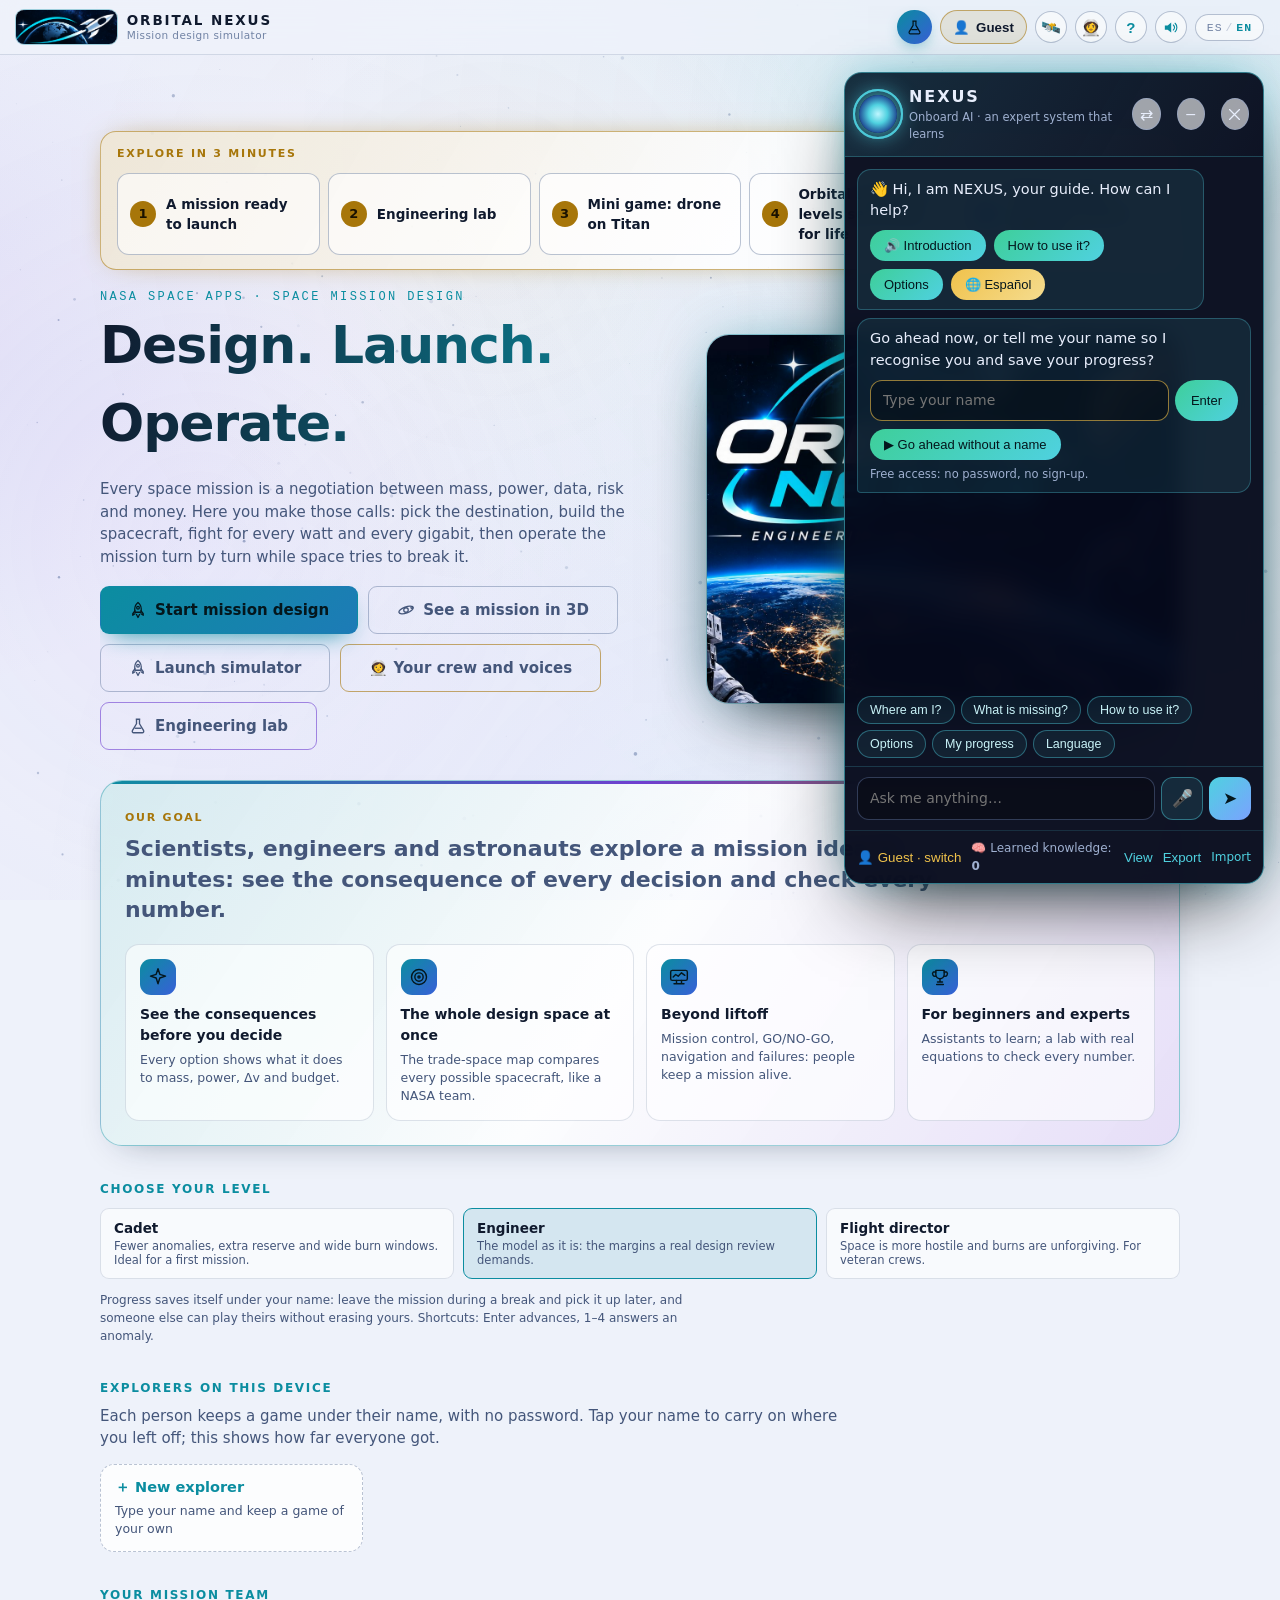
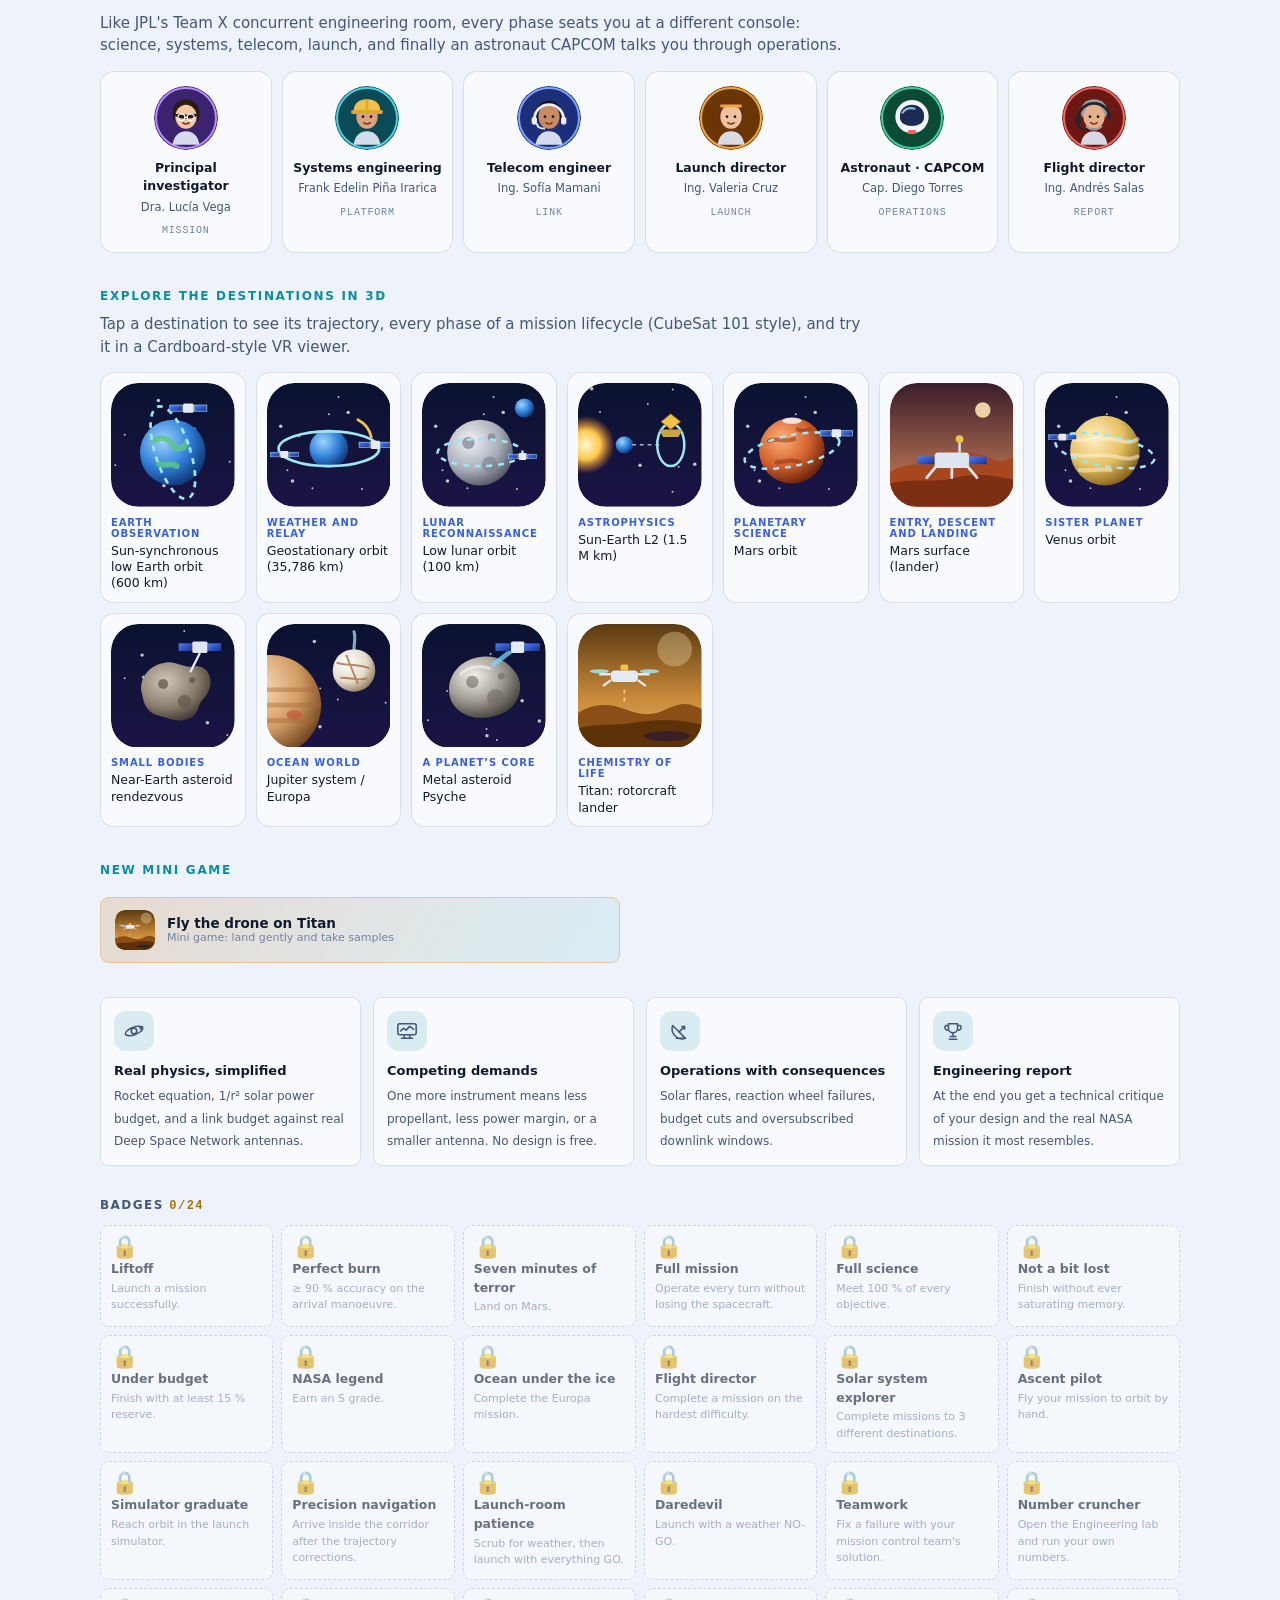
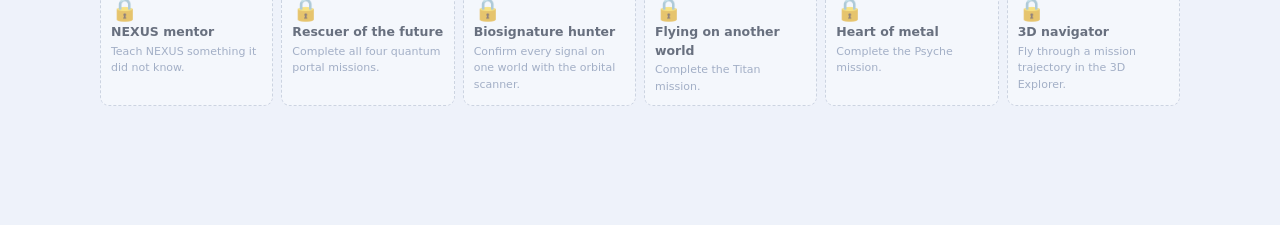
<file: index.html>
<!doctype html>
<html lang="en">
<head>
<meta charset="utf-8">
<meta name="viewport" content="width=device-width, initial-scale=1">
<title>Orbital Nexus</title>
<meta name="description" content="Interactive space mission design simulator: trade mass, power, delta-v, data and budget, then operate your mission turn by turn.">
<link rel="icon" type="image/png" href="assets/img/favicon.png">
<meta property="og:title" content="ORBITAL NEXUS — Engineering Beyond Earth">
<meta property="og:description" content="Design, launch and operate a space mission. NASA Space Apps Challenge project, in English and Spanish.">
<meta property="og:image" content="https://frankdux17.github.io/Proyecto_orbital-nexus/assets/img/og.jpg">
<meta property="og:type" content="website">
<meta name="twitter:card" content="summary_large_image">
<link rel="stylesheet" href="assets/css/style.css">
</head>
<body>

<canvas id="starfield" aria-hidden="true"></canvas>

<header class="topbar">
  <div class="brand" role="link" tabindex="0" title="Home · Inicio">
    <img class="brand-logo" src="assets/img/logo-mark.png" alt="" width="90" height="34">
    <div class="brand-text">
      <strong>ORBITAL NEXUS</strong>
      <span id="brand-sub">Mission design simulator</span>
    </div>
  </div>

  <nav class="stepper" id="stepper" aria-label="Mission phases"></nav>

  <div class="topbar-right">
    <button class="lab-top" id="lab-top" type="button" data-act="lab" title="Engineering lab · Laboratorio de ingeniería">
      <svg viewBox="0 0 24 24" aria-hidden="true"><path d="M9 3h6M10 3v6l-5.5 9.2A2 2 0 0 0 6.2 21h11.6a2 2 0 0 0 1.7-2.8L14 9V3" fill="none" stroke="currentColor" stroke-width="1.7" stroke-linejoin="round"/><path d="M7.5 15h9" stroke="currentColor" stroke-width="1.7"/></svg>
      <span id="lab-top-txt">Lab</span>
    </button>
    <button class="who-btn" id="who-btn" type="button" data-act="who" title="Your name and progress · Tu nombre y tu avance"><span aria-hidden="true">👤</span><b id="who-name">Guest</b></button>
    <button class="icon-btn nx-btn" type="button" data-act="nexus" aria-label="NEXUS" title="Ask NEXUS · Pregunta a NEXUS">🛰️</button>
    <button class="icon-btn crew-btn" type="button" data-act="crew" aria-label="Crew · Tripulación" title="Crew and voices · Tripulación y voces">👩‍🚀</button>
    <button class="icon-btn help-btn" type="button" data-act="tour" aria-label="Help · Ayuda" title="How to play · Cómo se juega">?</button>
    <button class="icon-btn" id="snd-toggle" type="button" aria-label="Sound">
      <svg viewBox="0 0 24 24" aria-hidden="true"><path d="M4 9h4l5-4v14l-5-4H4z" fill="currentColor"/><path class="snd-on" d="M16 8.5a5 5 0 0 1 0 7M18.5 6a8.5 8.5 0 0 1 0 12" fill="none" stroke="currentColor" stroke-width="1.6" stroke-linecap="round"/><path class="snd-off" d="M16 9l5 6M21 9l-5 6" stroke="currentColor" stroke-width="1.6" stroke-linecap="round"/></svg>
    </button>
    <button class="lang-toggle" id="lang-toggle" type="button" aria-label="Change language">
      <span class="lang-opt" data-l="es">ES</span><span class="lang-sep">/</span><span class="lang-opt" data-l="en">EN</span>
    </button>
  </div>
</header>

<div id="hud" class="hud" hidden></div>

<main id="stage" class="stage"></main>

<footer class="navbar" id="navbar" hidden>
  <div class="nav-msgs" id="nav-msgs"></div>
  <div class="nav-btns">
    <button class="btn ghost" id="btn-back" type="button"></button>
    <button class="btn primary" id="btn-next" type="button"></button>
  </div>
</footer>

<div class="modal-back" id="modal-back" hidden>
  <div class="modal" role="dialog" aria-modal="true" id="modal"></div>
</div>

<script src="assets/js/i18n.js"></script>
<script src="assets/js/data.js"></script>
<script src="assets/js/engine.js"></script>
<script src="assets/js/fx.js"></script>
<script src="assets/js/space-bg.js"></script>
<script src="assets/js/viz.js"></script>
<script src="assets/js/art.js"></script>
<script src="assets/js/coach.js"></script>
<script src="assets/js/explorer.js"></script>
<script src="assets/js/ascent.js"></script>
<script src="assets/js/mission.js"></script>
<script src="assets/js/design.js"></script>
<script src="assets/js/lab.js"></script>
<script src="assets/js/help.js"></script>
<script src="assets/js/voice.js"></script>
<script src="assets/js/nexus-ai.js"></script>
<script src="assets/js/titan.js"></script>
<script src="assets/js/scanner.js"></script>
<script src="assets/js/portal.js"></script>
<script src="assets/js/app.js"></script>
</body>
</html>
</file>
<file: assets/css/style.css>
/* ORBITAL NEXUS — mission design simulator
   Palette: deep space navy + instrument cyan, with colour-blind-safe status ramp. */

:root{
  --bg:#070b16;
  --bg-2:#0c1324;
  --panel:rgba(18,27,48,.72);
  --panel-solid:#121b30;
  --panel-2:rgba(12,19,36,.6);
  --line:rgba(120,150,210,.18);
  --line-strong:rgba(120,150,210,.38);
  --txt:#e8eefc;
  --txt-dim:#9fb0d0;
  --txt-faint:#6b7d9e;
  --accent:#4fd1e0;
  --accent-2:#7aa2ff;
  --gold:#f0c24b;
  --ok:#3ecf9a;
  --warn:#f0a93b;
  --bad:#f0655f;
  --sci:#b98cff;
  --radius:14px;
  --radius-sm:9px;
  --shadow:0 18px 44px -24px rgba(0,0,0,.9);
  --mono:ui-monospace,"SF Mono",Menlo,Consolas,monospace;
  --sans:system-ui,-apple-system,"Segoe UI",Roboto,sans-serif;
  color-scheme:dark;
}

:root[data-theme="light"]{
  --bg:#eef2fa;
  --bg-2:#e2e9f6;
  --panel:rgba(255,255,255,.82);
  --panel-solid:#ffffff;
  --panel-2:rgba(255,255,255,.6);
  --line:rgba(30,60,110,.14);
  --line-strong:rgba(30,60,110,.3);
  --txt:#101a2e;
  --txt-dim:#44567a;
  --txt-faint:#7183a4;
  --accent:#0b8da0;
  --accent-2:#3860d8;
  --gold:#a7760a;
  --ok:#0f8f62;
  --warn:#b46a06;
  --bad:#c23a34;
  --sci:#6f3fd0;
  --shadow:0 14px 34px -22px rgba(16,30,60,.45);
  color-scheme:light;
}

@media (prefers-color-scheme: light){
  :root:not([data-theme="dark"]){
  --bg:#eef2fa;
  --bg-2:#e2e9f6;
  --panel:rgba(255,255,255,.82);
  --panel-solid:#ffffff;
  --panel-2:rgba(255,255,255,.6);
  --line:rgba(30,60,110,.14);
  --line-strong:rgba(30,60,110,.3);
  --txt:#101a2e;
  --txt-dim:#44567a;
  --txt-faint:#7183a4;
  --accent:#0b8da0;
  --accent-2:#3860d8;
  --gold:#a7760a;
  --ok:#0f8f62;
  --warn:#b46a06;
  --bad:#c23a34;
  --sci:#6f3fd0;
  --shadow:0 14px 34px -22px rgba(16,30,60,.45);
  color-scheme:light;
  }
}

*{box-sizing:border-box}
/* author display rules (.modal-back, .navbar, .hud) would otherwise beat the hidden attribute */
[hidden]{display:none!important}
html,body{margin:0;padding:0}
body{
  background:var(--bg);
  color:var(--txt);
  font-family:var(--sans);
  font-size:15px;
  line-height:1.5;
  min-height:100vh;
  -webkit-font-smoothing:antialiased;
}
#starfield{position:fixed;inset:0;z-index:0;pointer-events:none;opacity:.9}
:root[data-theme="light"] #starfield{opacity:.8}

/* ---------- top bar ---------- */
.topbar{
  position:sticky;top:0;z-index:20;
  display:flex;align-items:center;gap:18px;
  padding:10px 16px;
  background:color-mix(in srgb,var(--bg) 82%, transparent);
  backdrop-filter:blur(14px);
  border-bottom:1px solid var(--line);
  flex-wrap:wrap;
}
.brand{display:flex;align-items:center;gap:10px;color:var(--accent);flex:0 0 auto}
.brand-mark{width:30px;height:30px}
.brand-text{display:flex;flex-direction:column;line-height:1.15}
.brand-text strong{color:var(--txt);letter-spacing:.14em;font-size:13.5px}
.brand-text span{color:var(--txt-faint);font-size:10.5px;letter-spacing:.04em}

.stepper{display:flex;gap:4px;flex:1 1 320px;overflow-x:auto;scrollbar-width:none}
.stepper::-webkit-scrollbar{display:none}
.step{
  display:flex;align-items:center;gap:7px;
  padding:6px 11px;border-radius:999px;white-space:nowrap;
  font-size:11.5px;letter-spacing:.05em;text-transform:uppercase;
  color:var(--txt-faint);border:1px solid transparent;background:none;
  font-family:inherit;cursor:default;
}
.step .dot{width:17px;height:17px;border-radius:50%;display:grid;place-items:center;
  border:1px solid var(--line-strong);font-size:9.5px;font-family:var(--mono)}
.step.done{color:var(--txt-dim)}
.step.done .dot{background:var(--ok);border-color:var(--ok);color:#04150f}
.step.active{color:var(--txt);border-color:var(--line-strong);background:var(--panel-2)}
.step.active .dot{background:var(--accent);border-color:var(--accent);color:#04161a}

.topbar-right{display:flex;gap:8px;align-items:center;flex:0 0 auto}
.lang-toggle{
  font-family:var(--mono);font-size:11.5px;letter-spacing:.08em;
  background:var(--panel-2);border:1px solid var(--line-strong);color:var(--txt-faint);
  border-radius:999px;padding:6px 11px;cursor:pointer;
}
.lang-toggle:hover{border-color:var(--accent)}
.lang-opt.on{color:var(--accent);font-weight:700}
.lang-sep{opacity:.4;margin:0 3px}

/* ---------- HUD ---------- */
.hud{
  position:sticky;top:51px;z-index:15;
  display:flex;gap:8px;overflow-x:auto;scrollbar-width:none;
  padding:9px 16px;
  background:color-mix(in srgb,var(--bg-2) 86%, transparent);
  backdrop-filter:blur(12px);
  border-bottom:1px solid var(--line);
}
.hud::-webkit-scrollbar{display:none}
.chip{
  flex:1 1 0;min-width:138px;
  border:1px solid var(--line);border-radius:var(--radius-sm);
  padding:7px 10px;background:var(--panel-2);
}
.chip-top{display:flex;justify-content:space-between;align-items:baseline;gap:6px}
.chip-label{font-size:9.5px;letter-spacing:.1em;text-transform:uppercase;color:var(--txt-faint)}
.chip-val{font-family:var(--mono);font-size:13px;font-weight:600}
.chip-sub{font-size:10px;color:var(--txt-faint);font-family:var(--mono);margin-top:1px}
.meter{height:3px;border-radius:2px;background:var(--line);margin-top:6px;overflow:hidden}
.meter i{display:block;height:100%;border-radius:2px;transition:width .35s ease}
.s-ok{color:var(--ok)} .s-warn{color:var(--warn)} .s-bad{color:var(--bad)}
.m-ok{background:var(--ok)} .m-warn{background:var(--warn)} .m-bad{background:var(--bad)}

/* ---------- stage ---------- */
.stage{position:relative;z-index:2;max-width:1220px;margin:0 auto;padding:22px 16px 120px}
.phase-head{margin:4px 0 18px}
.phase-kicker{font-family:var(--mono);font-size:11px;letter-spacing:.16em;color:var(--accent);text-transform:uppercase}
.phase-head h1{font-size:clamp(22px,3.4vw,31px);margin:4px 0 6px;letter-spacing:-.01em}
.phase-head p{color:var(--txt-dim);margin:0;max-width:72ch}

.cols{display:grid;grid-template-columns:minmax(0,1fr) 316px;gap:18px;align-items:start}
@media (max-width:980px){.cols{grid-template-columns:1fr}}

.panel{
  background:var(--panel);border:1px solid var(--line);border-radius:var(--radius);
  padding:16px;box-shadow:var(--shadow);backdrop-filter:blur(8px);
}
.panel + .panel{margin-top:14px}
.panel h2{font-size:12px;letter-spacing:.12em;text-transform:uppercase;color:var(--txt-dim);margin:0 0 12px}
.panel h3{font-size:13px;margin:16px 0 8px;color:var(--txt)}
.side{position:sticky;top:112px}
@media (max-width:980px){.side{position:static}}

/* ---------- option cards ---------- */
.grid{display:grid;gap:11px}
.grid.c2{grid-template-columns:repeat(auto-fit,minmax(248px,1fr))}
.grid.c3{grid-template-columns:repeat(auto-fit,minmax(196px,1fr))}

.card{
  position:relative;text-align:left;width:100%;
  background:var(--panel-2);border:1px solid var(--line);border-radius:var(--radius-sm);
  padding:13px;color:var(--txt);font-family:inherit;font-size:14px;cursor:pointer;
  transition:border-color .15s,transform .15s,background .15s;
}
.card:hover{border-color:var(--line-strong);transform:translateY(-1px)}
.card.on{border-color:var(--accent);background:color-mix(in srgb,var(--accent) 11%,transparent)}
.card.on::after{
  content:"✓";position:absolute;top:9px;right:11px;color:var(--accent);
  font-size:13px;font-weight:700;
}
.card.locked{opacity:.42;cursor:not-allowed}
.card.locked:hover{transform:none;border-color:var(--line)}
.card-name{font-weight:650;font-size:14.5px;display:block;padding-right:22px}
.card-tag{font-family:var(--mono);font-size:10px;letter-spacing:.09em;text-transform:uppercase;color:var(--accent-2)}
.card-desc{color:var(--txt-dim);font-size:12.5px;margin:7px 0 0}
.specs{display:flex;flex-wrap:wrap;gap:4px 12px;margin-top:10px}
.spec{font-family:var(--mono);font-size:10.5px;color:var(--txt-faint)}
.spec b{color:var(--txt-dim);font-weight:600}
.lock-note{font-size:11px;color:var(--bad);margin-top:8px;font-family:var(--mono)}

.pills{display:flex;flex-wrap:wrap;gap:7px}
.pill{
  background:var(--panel-2);border:1px solid var(--line);color:var(--txt-dim);
  border-radius:999px;padding:6px 13px;font-size:12.5px;font-family:inherit;cursor:pointer;
}
.pill:hover{border-color:var(--line-strong)}
.pill.on{border-color:var(--accent);color:var(--txt);background:color-mix(in srgb,var(--accent) 13%,transparent)}
.pill.locked{opacity:.4;cursor:not-allowed}

/* sliders */
.ctrl{margin:14px 0}
.ctrl-top{display:flex;justify-content:space-between;align-items:baseline;gap:8px;margin-bottom:5px}
.ctrl-top label{font-size:12.5px;color:var(--txt-dim)}
.ctrl-top output{font-family:var(--mono);font-size:13px;color:var(--accent)}
input[type=range]{
  -webkit-appearance:none;appearance:none;width:100%;height:4px;border-radius:3px;
  background:var(--line);outline:none;
}
input[type=range]::-webkit-slider-thumb{
  -webkit-appearance:none;width:16px;height:16px;border-radius:50%;
  background:var(--accent);border:2px solid var(--bg);cursor:pointer;
}
input[type=range]::-moz-range-thumb{
  width:14px;height:14px;border-radius:50%;background:var(--accent);
  border:2px solid var(--bg);cursor:pointer;
}
.hint{font-size:11.5px;color:var(--txt-faint);margin-top:5px}

/* readouts */
.rows{display:flex;flex-direction:column;gap:1px}
.row{display:flex;justify-content:space-between;gap:10px;padding:5px 0;border-bottom:1px dashed var(--line);font-size:12.5px}
.row:last-child{border-bottom:none}
.row span{color:var(--txt-dim)}
.row b{font-family:var(--mono);font-weight:600}
.row.total{border-top:1px solid var(--line-strong);margin-top:5px;padding-top:8px;border-bottom:none}
.row.total span{color:var(--txt)}

.obj{border:1px solid var(--line);border-radius:var(--radius-sm);padding:11px;background:var(--panel-2)}
.obj + .obj{margin-top:9px}
.obj-top{display:flex;justify-content:space-between;gap:10px;align-items:baseline}
.obj-name{font-weight:600;font-size:13.5px}
.obj-val{font-family:var(--mono);font-size:11px;color:var(--gold);white-space:nowrap}
.obj-need{font-size:11.5px;color:var(--txt-faint);margin-top:5px;font-family:var(--mono)}
.obj.met{border-color:var(--ok)}
.obj.met .obj-name::before{content:"● ";color:var(--ok)}
.obj.partial .obj-name::before{content:"◐ ";color:var(--warn)}
.obj.unmet .obj-name::before{content:"○ ";color:var(--txt-faint)}

.bar{height:5px;border-radius:3px;background:var(--line);margin-top:8px;overflow:hidden}
.bar i{display:block;height:100%;background:var(--sci);transition:width .4s}

.alert{border-radius:var(--radius-sm);padding:10px 12px;font-size:12.5px;display:flex;gap:9px;align-items:flex-start}
.alert.bad{background:color-mix(in srgb,var(--bad) 14%,transparent);border:1px solid color-mix(in srgb,var(--bad) 42%,transparent);color:var(--txt)}
.alert.warn{background:color-mix(in srgb,var(--warn) 13%,transparent);border:1px solid color-mix(in srgb,var(--warn) 40%,transparent)}
.alert.ok{background:color-mix(in srgb,var(--ok) 12%,transparent);border:1px solid color-mix(in srgb,var(--ok) 38%,transparent)}
.alert + .alert{margin-top:7px}
.alert-icon{font-family:var(--mono);font-weight:700;flex:0 0 auto}

/* ---------- nav ---------- */
.navbar{
  position:fixed;bottom:0;left:0;right:0;z-index:18;
  display:flex;gap:14px;align-items:center;justify-content:space-between;
  padding:11px 16px;
  background:color-mix(in srgb,var(--bg) 88%,transparent);
  backdrop-filter:blur(14px);border-top:1px solid var(--line);
}
.nav-msgs{font-size:12px;color:var(--txt-faint);flex:1 1 auto;min-width:0}
.nav-msgs b{color:var(--bad);font-weight:600}
.nav-btns{display:flex;gap:9px;flex:0 0 auto}
.btn{
  font-family:inherit;font-size:13.5px;font-weight:600;
  border-radius:var(--radius-sm);padding:10px 20px;cursor:pointer;border:1px solid var(--line-strong);
  background:var(--panel-2);color:var(--txt);transition:.15s;
}
.btn:hover{border-color:var(--accent)}
.btn.primary{background:var(--accent);border-color:var(--accent);color:#04161c}
.btn.primary:hover{filter:brightness(1.1)}
.btn.ghost{background:none;color:var(--txt-dim)}
.btn:disabled{opacity:.4;cursor:not-allowed;filter:none}
.btn.wide{width:100%;margin-top:10px}
.btn.danger{border-color:var(--bad);color:var(--bad)}

/* ---------- modal ---------- */
.modal-back{
  position:fixed;inset:0;z-index:40;display:grid;place-items:center;padding:18px;
  background:rgba(4,8,18,.74);backdrop-filter:blur(5px);
}
.modal{
  background:var(--panel-solid);border:1px solid var(--line-strong);border-radius:var(--radius);
  max-width:540px;width:100%;max-height:86vh;overflow-y:auto;padding:22px;box-shadow:var(--shadow);
}
.modal h2{font-size:18px;margin:0 0 4px;letter-spacing:0;text-transform:none;color:var(--txt)}
.modal .ev-kind{font-family:var(--mono);font-size:10.5px;letter-spacing:.12em;text-transform:uppercase;color:var(--warn)}
.modal p{color:var(--txt-dim);font-size:13.5px}
.choice{
  display:block;width:100%;text-align:left;margin-top:9px;padding:12px;
  background:var(--panel-2);border:1px solid var(--line);border-radius:var(--radius-sm);
  color:var(--txt);font-family:inherit;font-size:13.5px;cursor:pointer;
}
.choice:hover{border-color:var(--accent)}
.choice small{display:block;color:var(--txt-faint);font-size:11.5px;margin-top:4px;font-family:var(--mono)}

/* ---------- ops ---------- */
.turnstrip{display:flex;gap:2px;flex-wrap:wrap;margin-top:4px}
.tcell{width:13px;height:13px;border-radius:3px;background:var(--line)}
.tcell.sci{background:var(--sci)}
.tcell.dl{background:var(--accent)}
.tcell.ev{background:var(--warn)}
.tcell.bad{background:var(--bad)}
.tcell.now{outline:2px solid var(--txt);outline-offset:1px}

.instr-row{
  display:flex;align-items:center;gap:10px;padding:9px 0;border-bottom:1px dashed var(--line);
}
.instr-row:last-child{border-bottom:none}
.instr-row .nm{flex:1 1 auto;font-size:13px}
.instr-row .nm small{display:block;color:var(--txt-faint);font-family:var(--mono);font-size:10.5px}
.switch{
  width:40px;height:21px;border-radius:999px;border:1px solid var(--line-strong);
  background:var(--line);position:relative;cursor:pointer;flex:0 0 auto;transition:.18s;
}
.switch::after{content:"";position:absolute;top:2px;left:2px;width:15px;height:15px;border-radius:50%;background:var(--txt-faint);transition:.18s}
.switch.on{background:color-mix(in srgb,var(--accent) 45%,transparent);border-color:var(--accent)}
.switch.on::after{left:21px;background:var(--accent)}
.switch.dead{opacity:.35;cursor:not-allowed}

.log{max-height:230px;overflow-y:auto;font-size:12px;display:flex;flex-direction:column;gap:6px}
.log-item{display:flex;gap:9px;padding-bottom:6px;border-bottom:1px dashed var(--line)}
.log-t{font-family:var(--mono);font-size:10.5px;color:var(--txt-faint);flex:0 0 42px}
.log-x{color:var(--txt-dim)}
.log-item.bad .log-x{color:var(--bad)}
.log-item.good .log-x{color:var(--ok)}

/* ---------- report ---------- */
.score-hero{display:flex;gap:22px;align-items:center;flex-wrap:wrap}
.grade{
  width:112px;height:112px;border-radius:26px;display:grid;place-items:center;
  font-size:48px;font-weight:800;font-family:var(--mono);flex:0 0 auto;
  border:2px solid currentColor;
}
.score-hero .big{font-family:var(--mono);font-size:34px;font-weight:700}
.score-hero .lbl{color:var(--txt-faint);font-size:11px;letter-spacing:.12em;text-transform:uppercase}
.score-rows{flex:1 1 230px;min-width:200px}
.sb{display:flex;align-items:center;gap:10px;margin:7px 0;font-size:12.5px}
.sb .sb-n{flex:0 0 118px;color:var(--txt-dim)}
.sb .sb-bar{flex:1 1 auto;height:7px;border-radius:4px;background:var(--line);overflow:hidden}
.sb .sb-bar i{display:block;height:100%;background:var(--accent)}
.sb .sb-v{flex:0 0 62px;text-align:right;font-family:var(--mono);font-size:11.5px}

.analog{display:flex;gap:13px;align-items:flex-start;padding:13px;border:1px dashed var(--line-strong);border-radius:var(--radius-sm)}
.analog .nasa{font-family:var(--mono);font-size:10px;letter-spacing:.14em;color:var(--gold);text-transform:uppercase}

.kv{display:grid;grid-template-columns:repeat(auto-fit,minmax(135px,1fr));gap:11px;margin-top:4px}
.kv > div{background:var(--panel-2);border:1px solid var(--line);border-radius:var(--radius-sm);padding:10px}
.kv .k{font-size:9.5px;letter-spacing:.1em;text-transform:uppercase;color:var(--txt-faint)}
.kv .v{font-family:var(--mono);font-size:16px;font-weight:600;margin-top:3px}

.lesson{border-left:2px solid var(--accent);padding:3px 0 3px 13px;margin:11px 0;font-size:13px;color:var(--txt-dim)}
.lesson b{color:var(--txt)}

.splash{max-width:720px;margin:6vh auto 0;text-align:center}
.splash h1{font-size:clamp(30px,6vw,52px);letter-spacing:-.02em;margin:0 0 8px;
  background:linear-gradient(100deg,var(--txt),var(--accent));-webkit-background-clip:text;background-clip:text;-webkit-text-fill-color:transparent}
.splash .tag{font-family:var(--mono);font-size:12px;letter-spacing:.2em;text-transform:uppercase;color:var(--accent)}
.splash p{color:var(--txt-dim);margin:16px auto 0;max-width:58ch}
.splash .cta{margin-top:26px}
.feat{display:grid;grid-template-columns:repeat(auto-fit,minmax(160px,1fr));gap:12px;margin-top:34px;text-align:left}
.feat > div{padding:13px;border:1px solid var(--line);border-radius:var(--radius-sm);background:var(--panel-2)}
.feat strong{display:block;font-size:13px;margin-bottom:4px}
.feat span{font-size:12px;color:var(--txt-dim)}

.tbl{width:100%;border-collapse:collapse;font-size:12.5px}
.tbl th,.tbl td{text-align:left;padding:7px 9px;border-bottom:1px solid var(--line)}
.tbl th{font-size:10px;letter-spacing:.1em;text-transform:uppercase;color:var(--txt-faint);font-weight:600}
.tbl td.num{font-family:var(--mono);text-align:right}

@media (max-width:620px){
  .stage{padding:16px 14px 128px}
  .hud{top:auto;position:static}
  .brand-text span{display:none}
  .navbar{flex-wrap:wrap}
  .nav-btns{width:100%}
  .btn{flex:1 1 0}
}
/* =================================================================
   friendly visual layer: icons, illustrated cards, mission team,
   new splash and the 3D mission explorer
   ================================================================= */
.ico{width:1.25em;height:1.25em;flex:0 0 auto;vertical-align:-.25em}
.art{display:block;width:64px;height:64px;flex:0 0 auto}
.btn{display:inline-flex;align-items:center;justify-content:center;gap:8px}
.btn .ico{width:18px;height:18px}
.pill{display:inline-flex;align-items:center;gap:7px}
.pill .ico{width:16px;height:16px;color:var(--accent)}

/* stepper icons */
.step-ic{width:14px;height:14px;opacity:.8}
.step.active .step-ic{color:var(--accent);opacity:1}
@media (max-width:760px){.step:not(.active) .step-t{display:none}}

/* phase head with a big phase icon */
.phase-head{display:flex;gap:16px;align-items:flex-start}
.phase-ic{flex:0 0 auto;width:54px;height:54px;border-radius:16px;display:grid;place-items:center;color:var(--accent);
  background:linear-gradient(145deg,color-mix(in srgb,var(--accent) 22%,transparent),color-mix(in srgb,var(--sci) 18%,transparent));
  border:1px solid color-mix(in srgb,var(--accent) 40%,transparent);box-shadow:0 10px 30px -14px var(--accent)}
.phase-ic .ico{width:28px;height:28px}
@media (max-width:560px){.phase-ic{display:none}}

/* mission team coach */
.coach{display:flex;gap:14px;align-items:flex-start;margin:-4px 0 18px;padding:12px 14px;border-radius:var(--radius);
  background:var(--panel);border:1px solid var(--line);border-left:4px solid var(--coach,var(--accent));box-shadow:var(--shadow);
  animation:coachIn .35s ease-out}
.coach-ok{--coach:var(--ok)} .coach-warn{--coach:var(--warn)} .coach-bad{--coach:var(--bad)} .coach-idea{--coach:var(--accent-2)}
.coach-av{width:52px;height:52px;flex:0 0 auto;border-radius:50%;box-shadow:0 0 0 3px color-mix(in srgb,var(--coach,var(--accent)) 35%,transparent)}
.coach-body{min-width:0}
.coach-who{display:flex;flex-wrap:wrap;align-items:baseline;gap:4px 10px}
.coach-who b{font-size:14px}
.coach-who span{font-size:11.5px;color:var(--txt-faint);letter-spacing:.03em}
.coach-mood{font-style:normal;font-size:10px;font-weight:700;letter-spacing:.1em;text-transform:uppercase;padding:2px 8px;border-radius:999px;
  color:var(--coach);background:color-mix(in srgb,var(--coach) 14%,transparent)}
.coach p{margin:5px 0 0;font-size:13.5px;line-height:1.5}
@keyframes coachIn{from{opacity:0;transform:translateY(-6px)}}

/* illustrated option cards */
.card.has-art{display:flex;gap:12px;align-items:flex-start}
.card-main{display:block;min-width:0;flex:1}
.card-art{flex:0 0 auto}
.card-ic{width:42px;height:42px;border-radius:12px;display:grid;place-items:center;color:var(--accent);
  background:color-mix(in srgb,var(--accent) 12%,transparent);border:1px solid color-mix(in srgb,var(--accent) 30%,transparent);transition:transform .2s}
.card-ic .ico{width:24px;height:24px}
.card-ic.ic-instr{color:var(--sci);background:color-mix(in srgb,var(--sci) 12%,transparent);border-color:color-mix(in srgb,var(--sci) 30%,transparent)}
.card-ic.ic-launcherId,.card-ic.ic-propId{color:var(--warn);background:color-mix(in srgb,var(--warn) 12%,transparent);border-color:color-mix(in srgb,var(--warn) 30%,transparent)}
.card-ic.ic-groundId,.card-ic.ic-bandId{color:var(--ok);background:color-mix(in srgb,var(--ok) 12%,transparent);border-color:color-mix(in srgb,var(--ok) 30%,transparent)}
.card:hover .card-ic,.card:hover .art-big{transform:scale(1.07) rotate(-3deg)}
.card.locked:hover .card-ic,.card.locked:hover .art-big{transform:none}
.art-big{width:72px;height:72px;border-radius:16px;transition:transform .25s;box-shadow:0 12px 26px -14px rgba(0,0,0,.8)}
.card.on .card-ic{background:var(--accent);color:#04161c;border-color:var(--accent)}
.card.on.has-art .art-big{box-shadow:0 0 0 2px var(--accent),0 12px 26px -12px var(--accent)}
@media (max-width:420px){.art-big{width:56px;height:56px}}

/* destination hero on the mission side panel */
.dest-hero{display:grid;grid-template-columns:auto 1fr;gap:6px 14px;align-items:center}
.dest-hero .hero-art{width:84px;height:84px;border-radius:18px}
.dest-hero b{display:block;font-size:15px;margin-top:3px}
.dest-hero .btn{grid-column:1/-1}
.x-open{justify-content:flex-start;text-align:left;gap:12px;padding:12px 14px;
  background:linear-gradient(120deg,color-mix(in srgb,var(--accent) 16%,transparent),color-mix(in srgb,var(--sci) 16%,transparent));
  border-color:color-mix(in srgb,var(--accent) 55%,transparent)}
.x-open .ico{width:28px;height:28px;color:var(--accent)}
.x-open b{display:block;font-size:13.5px}
.x-open small{display:block;font-size:11px;color:var(--txt-faint);font-weight:400}
.panel > .x-open.wide:first-child{margin-top:0}

/* splash */
.splash{max-width:1080px;text-align:left}
.hero{display:grid;grid-template-columns:minmax(0,1.1fr) minmax(0,.9fr);gap:28px;align-items:center;min-height:420px;overflow-x:clip}
/* the rotating ring wrappers have a bounding box larger than they look; keep it from widening the page */
.hero-copy p{margin-left:0}
.splash .cta{justify-content:flex-start}
@media (max-width:860px){.hero{grid-template-columns:1fr;text-align:center}.splash .hero .cta{justify-content:center}.hero-copy p{margin-left:auto}}
.hero-art{position:relative;aspect-ratio:1;width:calc(100% - 64px);max-width:420px;margin:0 auto}
.hero-art .ring{position:absolute;inset:var(--in);border-radius:50%;border:1px dashed color-mix(in srgb,var(--accent) 40%,transparent)}
.hero-art .r1{--in:28%} .hero-art .r2{--in:14%} .hero-art .r3{--in:2%}
.hero-sun{position:absolute;inset:41%;border-radius:50%;background:radial-gradient(circle,#fff7d1 0,#ffc94a 40%,rgba(255,138,31,0) 72%);
  box-shadow:0 0 80px 30px rgba(255,180,60,.35);animation:sunPulse 4s ease-in-out infinite}
@keyframes sunPulse{50%{transform:scale(1.08)}}
/* each destination rides its own ring: the wrapper turns, the tile turns back so it stays upright */
.orb{position:absolute;inset:var(--in);border-radius:50%;animation:orbit var(--T) linear infinite;animation-delay:var(--D)}
.orb .art{position:absolute;left:50%;top:0;width:58px;height:58px;margin:-29px 0 0 -29px;border-radius:14px;box-shadow:0 10px 24px -10px rgba(0,0,0,.8);
  animation:orbit var(--T) linear infinite reverse;animation-delay:var(--D)}
.orb.o0{--in:28%;--T:28s;--D:0s} .orb.o1{--in:28%;--T:28s;--D:-14s}
.orb.o2{--in:14%;--T:40s;--D:-8s} .orb.o3{--in:14%;--T:40s;--D:-28s}
.orb.o4{--in:2%;--T:56s;--D:-20s} .orb.o5{--in:2%;--T:56s;--D:-46s}
@media (max-width:480px){.orb .art{width:44px;height:44px;margin:-22px 0 0 -22px}}
@keyframes orbit{to{transform:rotate(360deg)}}
.splash-sec{margin-top:34px}
.splash-sec h2,.team h2{font-size:12px;letter-spacing:.14em;text-transform:uppercase;color:var(--accent);margin:0 0 8px}
.splash .splash-sec > p,.splash .team > p{color:var(--txt-dim);margin:0 0 14px;max-width:80ch}
.splash .diffs{margin-top:10px}
.splash .splash-sec .splash-note{margin-top:12px}
.feat-ic{display:grid;place-items:center;width:40px;height:40px;border-radius:12px;margin-bottom:10px;color:var(--accent);background:color-mix(in srgb,var(--accent) 13%,transparent)}
.feat-ic .ico{width:22px;height:22px}
.feat > div{transition:transform .2s,border-color .2s}
.feat > div:hover{transform:translateY(-3px);border-color:var(--line-strong)}

/* team strip */
.team{margin-top:34px}
.seats{display:grid;grid-template-columns:repeat(auto-fit,minmax(150px,1fr));gap:10px}
.seat{display:flex;flex-direction:column;align-items:center;text-align:center;gap:3px;padding:14px 10px;border-radius:var(--radius);
  background:var(--panel-2);border:1px solid var(--line);transition:transform .2s,border-color .2s}
.seat:hover{transform:translateY(-4px);border-color:var(--accent)}
.seat-av{width:64px;height:64px;border-radius:50%;margin-bottom:6px}
.seat b{font-size:12.5px}
.seat span{font-size:11.5px;color:var(--txt-dim)}
.seat small{font-family:var(--mono);font-size:10px;letter-spacing:.08em;text-transform:uppercase;color:var(--txt-faint);margin-top:4px}

/* destination gallery */
.gallery{display:grid;grid-template-columns:repeat(auto-fill,minmax(140px,1fr));gap:10px}
.gal{display:flex;flex-direction:column;align-items:flex-start;gap:4px;padding:10px;border-radius:var(--radius);cursor:pointer;text-align:left;
  background:var(--panel-2);border:1px solid var(--line);color:var(--txt);font-family:inherit;transition:transform .2s,border-color .2s}
.gal:hover{transform:translateY(-4px);border-color:var(--accent)}
.gal .art{width:100%;height:auto;aspect-ratio:1;border-radius:12px;margin-bottom:6px;transition:transform .3s}
.gal:hover .art{transform:scale(1.04)}
.gal b{font-size:10px;letter-spacing:.09em;text-transform:uppercase;color:var(--accent-2)}
.gal span{font-size:12.5px;line-height:1.3}

/* ---------- 3D mission explorer (always dark: it is a view port) ---------- */
.explorer{position:fixed;inset:0;z-index:65;background:#03060f;color:#e8eefc;outline:none}
.x-cv{position:absolute;inset:0;width:100%;height:100%;touch-action:none;cursor:grab}
.x-cv:active{cursor:grabbing}
.x-top{position:absolute;top:0;left:0;right:0;display:flex;justify-content:space-between;align-items:center;gap:10px;padding:12px 16px;
  background:linear-gradient(#03060fdd,#03060f00);pointer-events:none}
.x-top > *{pointer-events:auto}
.x-title{display:flex;gap:10px;align-items:center;min-width:0;flex:1 1 auto}
.x-title > div{min-width:0}
.x-title b{white-space:nowrap;overflow:hidden;text-overflow:ellipsis}
@media (max-width:480px){.x-title > .ico{display:none}.x-btn{padding:8px 10px}}
.x-title > .ico{width:30px;height:30px;color:#4fd1e0}
.x-title b{display:block;font-size:15px}
.x-title span{display:block;font-size:12px;color:#9fb0d0;white-space:nowrap;overflow:hidden;text-overflow:ellipsis}
.x-tools{display:flex;gap:8px;flex:0 0 auto}
.x-btn{display:inline-flex;align-items:center;gap:6px;padding:8px 12px;border-radius:999px;cursor:pointer;font:inherit;font-size:12.5px;
  background:rgba(18,27,48,.8);color:#e8eefc;border:1px solid rgba(120,150,210,.38)}
.x-btn:hover,.x-btn.on{border-color:#4fd1e0;color:#4fd1e0}
.x-btn .ico{width:17px;height:17px}
@media (max-width:620px){.x-btn span{display:none}}
.x-card{position:absolute;left:16px;top:76px;width:min(340px,calc(100% - 32px));display:flex;gap:12px;padding:13px 14px;border-radius:14px;
  background:rgba(12,19,36,.86);border:1px solid rgba(120,150,210,.3);backdrop-filter:blur(8px)}
.x-card-ic{flex:0 0 auto;width:40px;height:40px;border-radius:12px;display:grid;place-items:center;background:rgba(79,209,224,.15);color:#4fd1e0}
.x-card-ic .ico{width:22px;height:22px}
.x-card small{font-family:var(--mono);font-size:10px;letter-spacing:.1em;text-transform:uppercase;color:#f0c24b}
.x-card b{display:block;font-size:14.5px;margin:2px 0 4px}
.x-card p{margin:0;font-size:12.5px;line-height:1.5;color:#c4d0ea}
@media (max-width:620px){.x-card{top:auto;bottom:118px}.x-card p{font-size:12px}}
.x-note{position:absolute;right:16px;top:70px;max-width:280px;text-align:right;font-size:11px;color:#8193b4}
@media (max-width:900px){.x-note{display:none}}
.x-bottom{position:absolute;left:0;right:0;bottom:0;display:flex;align-items:flex-end;gap:12px;padding:14px 16px 18px;
  background:linear-gradient(#03060f00,#03060fee)}
.x-play{flex:0 0 auto;width:46px;height:46px;border-radius:50%;border:0;cursor:pointer;background:#4fd1e0;color:#04161c;display:grid;place-items:center}
.x-play .ico{width:20px;height:20px}
.x-line{flex:1;min-width:0}
.x-ticks{position:relative;height:44px;margin-bottom:4px}
.x-tick{position:absolute;bottom:0;height:44px;display:flex;flex-direction:column;align-items:center;justify-content:flex-end;gap:3px;padding:0 2px;
  background:none;border:0;border-left:1px solid rgba(120,150,210,.25);color:#8193b4;cursor:pointer;font:inherit;overflow:hidden}
.x-tick .ico{width:16px;height:16px}
.x-tick span{font-size:9.5px;line-height:1.1;white-space:nowrap;overflow:hidden;text-overflow:ellipsis;max-width:100%}
.x-tick:hover,.x-tick.on{color:#4fd1e0}
.x-tick.on{background:linear-gradient(rgba(79,209,224,0),rgba(79,209,224,.14))}
@media (max-width:760px){.x-tick span{display:none}}
#x-range{width:100%;accent-color:#f0c24b}
.x-day{flex:0 0 auto;font-family:var(--mono);font-size:13px;color:#f0c24b;min-width:96px;text-align:right;padding-bottom:6px}
@media (max-width:480px){.x-day{min-width:0;font-size:11px}}
.x-vr-exit{display:none;position:absolute;left:50%;bottom:14px;transform:translateX(-50%);padding:8px 16px;border-radius:999px;
  background:rgba(0,0,0,.6);color:#fff;border:1px solid rgba(255,255,255,.3);font:inherit;cursor:pointer}
.explorer.vr .x-top,.explorer.vr .x-card,.explorer.vr .x-note,.explorer.vr .x-bottom{display:none}
.explorer.vr .x-vr-exit{display:block}

/* =================================================================
   ground segment: recommendations, mission control, flight readiness
   review, piloted ascent and cruise navigation
   ================================================================= */
.rec{display:inline-block;font-size:10px;font-weight:700;letter-spacing:.08em;text-transform:uppercase;color:#04161c;background:var(--gold);
  border-radius:999px;padding:2px 8px;margin-bottom:5px}
.guide{margin:0 0 14px;border:1px solid color-mix(in srgb,var(--gold) 45%,transparent);border-radius:var(--radius);
  background:color-mix(in srgb,var(--gold) 7%,var(--panel));overflow:hidden}
.guide summary{display:flex;align-items:center;gap:8px;padding:11px 14px;cursor:pointer;font-weight:650;font-size:13.5px;color:var(--gold);list-style:none}
.guide summary::-webkit-details-marker{display:none}
.guide summary::after{content:"+";margin-left:auto;font-family:var(--mono);font-size:16px}
.guide[open] summary::after{content:"−"}
.guide ul{margin:0;padding:0 16px 12px 34px;font-size:13px;color:var(--txt-dim)}
.guide li{margin:5px 0}

/* mission control staffing */
.st-row{display:flex;align-items:center;gap:12px;padding:10px 0;border-top:1px solid var(--line)}
.st-row:first-of-type{border-top:0}
.st-ic{flex:0 0 auto;width:36px;height:36px;border-radius:10px;display:grid;place-items:center;color:var(--txt-faint);background:var(--panel-2);border:1px solid var(--line)}
.st-ic .ico{width:20px;height:20px}
.st-row.on .st-ic{color:var(--accent);border-color:color-mix(in srgb,var(--accent) 45%,transparent);background:color-mix(in srgb,var(--accent) 12%,transparent)}
.st-txt{flex:1;min-width:0}
.st-txt b{display:block;font-size:13px}
.st-txt small{display:block;font-size:11.5px;color:var(--txt-faint);margin-top:2px}
.st-req{font-size:10px;letter-spacing:.08em;text-transform:uppercase;color:var(--ok);font-weight:700}
.st-lvl{display:flex;align-items:center;gap:6px}
.st-lvl b{font-family:var(--mono);min-width:14px;text-align:center}
.st-lvl small{font-size:10px;color:var(--txt-faint)}
.st-lvl .as-b{width:30px;height:30px;font-size:16px}
.st-sum{display:grid;grid-template-columns:repeat(4,1fr);gap:8px;margin:12px 0 4px}
@media (max-width:560px){.st-sum{grid-template-columns:repeat(2,1fr)}}
.st-sum div{padding:9px;border-radius:var(--radius-sm);background:var(--panel-2);border:1px solid var(--line)}
.st-sum span{display:block;font-size:10px;letter-spacing:.08em;text-transform:uppercase;color:var(--txt-faint)}
.st-sum b{font-family:var(--mono);font-size:15px}
.staff .alert{margin-top:10px}
.crew{display:flex;flex-wrap:wrap;gap:6px;margin-bottom:6px}
.crew-chip{display:inline-flex;align-items:center;gap:3px;padding:6px 8px;border-radius:10px;color:var(--accent);
  background:color-mix(in srgb,var(--accent) 12%,transparent);border:1px solid color-mix(in srgb,var(--accent) 35%,transparent)}
.crew-chip .ico{width:18px;height:18px}
.crew-chip b{font-family:var(--mono);font-size:11px}
.choice.team{border-color:var(--ok);background:color-mix(in srgb,var(--ok) 10%,transparent)}
.choice.team .ico{width:16px;height:16px;color:var(--ok);margin-right:6px;vertical-align:-3px}
.ev-miss{display:flex;gap:8px;align-items:center;font-size:12px;color:var(--txt-faint);margin:10px 0 0}
.ev-miss .ico{width:16px;height:16px}

/* readiness rows (launch phase and launch control) */
.rv-row{display:grid;grid-template-columns:auto 1fr auto;gap:10px;align-items:center;padding:8px 0;border-top:1px solid var(--line)}
.rv-st{font-family:var(--mono);font-size:10px;font-weight:700;letter-spacing:.06em;padding:3px 7px;border-radius:6px;min-width:52px;text-align:center}
.rv-row.go .rv-st{color:var(--ok);background:color-mix(in srgb,var(--ok) 15%,transparent)}
.rv-row.warn .rv-st{color:var(--warn);background:color-mix(in srgb,var(--warn) 15%,transparent)}
.rv-row.nogo .rv-st{color:var(--bad);background:color-mix(in srgb,var(--bad) 15%,transparent)}
.rv-n{font-size:13px;min-width:0}
.rv-n small{display:block;font-size:11.5px;color:var(--txt-faint);margin-top:2px}
.rv-fix{display:flex!important;gap:5px;color:var(--gold)!important}
.rv-fix .ico{width:13px;height:13px;flex:0 0 auto;margin-top:1px}
.rv-row b{font-family:var(--mono);font-size:12.5px;text-align:right}
.rv-count{font-family:var(--mono);color:var(--ok);margin-left:6px}

/* launch control overlay (always dark: it is a control room) */
.review,.navg{position:fixed;inset:0;z-index:63;overflow-y:auto;background:radial-gradient(ellipse at top,#0d1838,#03060f 70%);color:#e8eefc;
  --txt:#e8eefc;--txt-dim:#9fb0d0;--txt-faint:#8193b4;--line:rgba(120,150,210,.2);--panel-2:rgba(12,19,36,.6);--ok:#3ecf9a;--warn:#f0a93b;--bad:#f0655f;--gold:#f0c24b;--accent:#4fd1e0}
.rv-wrap,.nv-wrap{max-width:1120px;margin:0 auto;padding:22px 16px 40px}
.rv-head,.nv-head{display:flex;justify-content:space-between;gap:12px;align-items:flex-start}
.rv-kick{font-family:var(--mono);font-size:11px;letter-spacing:.16em;text-transform:uppercase;color:#4fd1e0}
.rv-head h1,.nv-head h1{margin:4px 0 6px;font-size:clamp(22px,3.4vw,30px)}
.rv-head p,.nv-head p{margin:0;color:#9fb0d0;max-width:75ch;font-size:14px}
.rv-cols{display:grid;grid-template-columns:1fr 1fr;gap:18px;margin-top:18px}
@media (max-width:860px){.rv-cols{grid-template-columns:1fr}}
.rv-cols section{background:rgba(12,19,36,.75);border:1px solid rgba(120,150,210,.25);border-radius:14px;padding:14px 16px}
.rv-cols h2{display:flex;align-items:center;gap:8px;font-size:12px;letter-spacing:.12em;text-transform:uppercase;color:#9fb0d0;margin:0 0 6px}
.rv-cols h2 .ico{width:18px;height:18px;color:#4fd1e0}
.rv-polls{list-style:none;margin:0;padding:0}
.rv-poll{display:flex;justify-content:space-between;padding:7px 10px;margin:4px 0;border-radius:8px;background:rgba(5,10,24,.7);font-size:13px;
  opacity:0;animation:pollIn .35s ease-out forwards;animation-delay:var(--d)}
.rv-poll b{font-family:var(--mono)}
.rv-poll.go b{color:#3ecf9a} .rv-poll.nogo b{color:#f0655f}
@keyframes pollIn{from{opacity:0;transform:translateX(-10px)}to{opacity:1;transform:none}}
.rv-verdict{margin:16px 0 0;padding:12px 14px;border-radius:12px;font-size:14px;font-weight:600}
.rv-verdict.go{background:rgba(62,207,154,.14);border:1px solid #3ecf9a;color:#bdf3dd}
.rv-verdict.nogo{background:rgba(240,101,95,.12);border:1px solid #f0655f;color:#ffd0cd}
.rv-btns{display:flex;flex-wrap:wrap;gap:10px;margin-top:16px}
.rv-btns .btn{color:#e8eefc;border-color:rgba(120,150,210,.4);background:rgba(18,27,48,.85)}
.rv-btns .btn.primary{background:#4fd1e0;border-color:#4fd1e0;color:#04161c}
.rv-btns .rv-pilot{border-color:#f0c24b;color:#f0c24b}
@media (max-width:560px){.rv-btns .btn{width:100%}}

/* cruise navigation */
.nv-body{display:grid;grid-template-columns:minmax(0,1fr) 320px;gap:16px;margin-top:16px}
@media (max-width:860px){.nv-body{grid-template-columns:1fr}}
.nv-cv{width:100%;aspect-ratio:1;max-height:72vh;border-radius:14px;border:1px solid rgba(120,150,210,.3);cursor:crosshair;display:block}
.nv-side{display:flex;flex-direction:column;gap:12px}
.nv-step{font-size:14px;padding:10px 12px;border-radius:10px;background:rgba(12,19,36,.75);border:1px solid rgba(120,150,210,.25)}
.nv-step b{color:#4fd1e0;font-family:var(--mono)}
.nv-step b.ok{color:#3ecf9a} .nv-step b.warn{color:#f0a93b}
.nv-kv{display:grid;grid-template-columns:1fr 1fr;gap:6px}
.nv-kv div{padding:8px;border-radius:8px;background:rgba(5,10,24,.7)}
.nv-kv span{display:block;font-size:10px;letter-spacing:.06em;text-transform:uppercase;color:#8193b4}
.nv-kv b{font-family:var(--mono);font-size:14px}
.nv-btns{display:flex;flex-direction:column;gap:7px}
.nv-btns .btn{justify-content:flex-start;color:#e8eefc;border-color:rgba(120,150,210,.4);background:rgba(18,27,48,.85)}
.nv-btns .btn.primary{background:#4fd1e0;border-color:#4fd1e0;color:#04161c;justify-content:center}
.nv-res{margin:0;font-size:13.5px;color:#c9d6ef}
.nv-how{margin:0;padding-left:18px;font-size:12px;color:#8193b4}
.nv-how li{margin:4px 0}

/* piloted ascent */
.ascent{position:fixed;inset:0;z-index:64;background:#03050c;color:#e8eefc;user-select:none;-webkit-user-select:none}
.ascent > canvas#as-cv{position:absolute;inset:0;width:100%;height:100%}
.as-top{position:absolute;top:14px;left:0;right:0;text-align:center;pointer-events:none;padding:0 70px}
.as-met{font-family:var(--mono);font-size:clamp(24px,4.5vw,42px);font-weight:700;color:#4fd1e0;text-shadow:0 0 18px rgba(79,209,224,.4)}
.as-cap{font-size:clamp(13px,2vw,17px);min-height:1.5em;color:#e8eefc;text-shadow:0 1px 6px #000}
.as-cap.warn{color:#f0c24b;font-weight:700} .as-cap.bad{color:#f0655f;font-weight:700} .as-cap.ok{color:#3ecf9a;font-weight:700}
.as-gauges{position:absolute;left:14px;top:96px;width:230px;display:flex;flex-direction:column;gap:6px}
.as-gg{padding:7px 10px;border-radius:9px;background:rgba(5,10,24,.72);border:1px solid rgba(120,150,210,.25);backdrop-filter:blur(4px)}
.as-gg span{display:block;font-size:10px;letter-spacing:.06em;text-transform:uppercase;color:#8193b4}
.as-gg b{font-family:var(--mono);font-size:15px}
.as-gg i{display:block;height:3px;border-radius:2px;background:rgba(120,150,210,.2);margin-top:4px;overflow:hidden}
.as-gg em{display:block;height:100%;background:#4fd1e0}
.as-gg.warn em{background:#f0a93b} .as-gg.warn b{color:#f0a93b}
.as-gg.bad em{background:#f0655f} .as-gg.bad b{color:#f0655f}
.as-gg.ok em{background:#3ecf9a} .as-gg.ok b{color:#3ecf9a}
.as-plot{position:absolute;right:14px;top:96px;width:240px;height:150px;border-radius:9px;background:rgba(5,10,24,.72)}
.as-ctl{position:absolute;left:0;right:0;bottom:0;display:flex;flex-wrap:wrap;justify-content:center;align-items:center;gap:10px;padding:12px;
  background:linear-gradient(rgba(3,5,12,0),rgba(3,5,12,.9))}
.as-grp{display:flex;align-items:center;gap:6px;padding:6px 8px;border-radius:12px;background:rgba(5,10,24,.8);border:1px solid rgba(120,150,210,.3)}
.as-grp span{font-size:10px;letter-spacing:.06em;text-transform:uppercase;color:#8193b4;margin-right:2px}
.as-grp b{font-family:var(--mono);min-width:44px;text-align:center}
.as-b{width:44px;height:44px;border-radius:10px;border:1px solid rgba(120,150,210,.45);background:#121b30;color:#e8eefc;font-size:18px;cursor:pointer;touch-action:none}
.as-b:active{background:#4fd1e0;color:#04161c}
.as-act{height:52px;padding:0 20px;border-radius:12px;border:0;background:#f0a93b;color:#1a0d00;font-weight:800;letter-spacing:.06em;cursor:pointer}
.as-act:disabled{opacity:.35;cursor:not-allowed}
.as-act.hot{animation:hot 0.8s ease-in-out infinite;background:#f0655f;color:#fff}
@keyframes hot{50%{transform:scale(1.06)}}
.as-auto{display:flex;align-items:center;gap:6px;font-size:12.5px;color:#c9d6ef;padding:6px 10px;border-radius:12px;background:rgba(5,10,24,.8)}
.as-help{position:absolute;right:14px;top:14px;width:38px;height:38px;border-radius:50%;border:1px solid rgba(120,150,210,.45);background:#121b30;color:#e8eefc;font-weight:700;cursor:pointer}
.as-end{position:absolute;inset:0;display:grid;place-items:center;padding:16px;background:rgba(3,5,12,.6);backdrop-filter:blur(3px)}
.as-card{width:100%;max-width:520px;max-height:90vh;overflow:auto;background:#0f1729;border:1px solid rgba(120,150,210,.38);border-radius:16px;padding:20px;animation:pop .25s ease-out}
.as-card.ok{border-top:4px solid #3ecf9a} .as-card.bad{border-top:4px solid #f0655f}
.as-card h2{margin:0 0 8px;font-size:22px}
.as-body{color:#c9d6ef;font-size:13.5px}
.as-body ol{padding-left:20px;margin:0 0 8px} .as-body li{margin:5px 0}
.as-body b{color:#e8eefc}
.as-warn{color:#f0c24b}
.as-kv{display:grid;grid-template-columns:1fr 1fr;gap:8px;margin-bottom:10px}
.as-kv div{padding:8px;border-radius:8px;background:rgba(5,10,24,.8)}
.as-kv span{display:block;font-size:10px;text-transform:uppercase;letter-spacing:.06em;color:#8193b4}
.as-kv b{font-family:var(--mono);font-size:16px}
.as-card .btn{width:100%;margin-top:8px;color:#e8eefc}
.as-card .btn.primary{background:#4fd1e0;border-color:#4fd1e0;color:#04161c}
@media (max-width:700px){
  .as-gauges{top:104px;left:8px;width:auto;right:8px;display:grid;grid-template-columns:repeat(3,1fr);gap:4px}
  .as-top{top:8px}
  .as-gg{padding:5px 7px}.as-gg b{font-size:12px}.as-gg span{font-size:8.5px}
  .as-plot{display:none}
  .as-b{width:40px;height:40px}
  .as-act{height:44px;padding:0 14px;font-size:12px}
}

@media (prefers-reduced-motion:reduce){*{transition:none!important;animation:none!important}}
@media (prefers-reduced-motion:reduce){.rv-poll{opacity:1}}


/* =================================================================
   Interactive layer: spacecraft preview, mission view, launch,
   mini game, badges, difficulty, toasts
   ================================================================= */
.side{max-height:calc(100vh - 124px);overflow-y:auto;scrollbar-width:thin}
@media (max-width:980px){.side{max-height:none;overflow:visible}}

.icon-btn{
  width:32px;height:32px;display:grid;place-items:center;border-radius:50%;
  background:var(--panel-2);border:1px solid var(--line-strong);color:var(--accent);cursor:pointer;padding:0;
}
.icon-btn:hover{border-color:var(--accent)}
.icon-btn svg{width:17px;height:17px}
.icon-btn .snd-off{display:none}
.icon-btn.muted{color:var(--txt-faint)}
.icon-btn.muted .snd-on{display:none}
.icon-btn.muted .snd-off{display:inline}

.kbd{
  display:inline-block;font-family:var(--mono);font-size:10px;line-height:1;
  padding:3px 5px;border-radius:4px;border:1px solid currentColor;opacity:.7;margin-right:8px;vertical-align:1px;
}
.btn .kbd{margin:0 0 0 8px}

/* phase meta: segment, CML, MDL study, difficulty */
.phase-meta{display:flex;flex-wrap:wrap;gap:6px;margin-top:12px}
.pm{
  font-family:var(--mono);font-size:10.5px;letter-spacing:.06em;
  padding:4px 9px;border-radius:999px;border:1px solid var(--line-strong);color:var(--txt-dim);background:var(--panel-2);
}
.pm.seg-user,.segc.seg-user{--seg:var(--sci)}
.pm.seg-space,.segc.seg-space{--seg:var(--accent)}
.pm.seg-ground,.segc.seg-ground{--seg:var(--ok)}
.pm.seg-launch,.segc.seg-launch{--seg:var(--warn)}
.pm.seg-ops{--seg:var(--accent-2)}
.pm[class*="seg-"]{color:var(--seg);border-color:color-mix(in srgb,var(--seg) 55%,transparent);background:color-mix(in srgb,var(--seg) 10%,transparent)}
.pm.diff-cadet{color:var(--ok)} .pm.diff-dir{color:var(--bad)}

/* spacecraft preview */
.ship-panel{padding-bottom:12px}
.ship{display:block;width:100%;height:auto;max-height:190px}
.ship-float{animation:shipFloat 6s ease-in-out infinite;transform-origin:50% 50%;transform-box:fill-box}
@keyframes shipFloat{0%,100%{transform:translateY(0) rotate(0)}50%{transform:translateY(-4px) rotate(-1.2deg)}}
.ship-wing{fill:color-mix(in srgb,var(--accent-2) 30%,transparent);stroke:var(--accent-2);stroke-width:1}
.ship-cell{stroke:color-mix(in srgb,var(--accent-2) 55%,transparent);stroke-width:.6}
.ship-bus{fill:color-mix(in srgb,var(--gold) 26%,var(--panel-solid));stroke:var(--line-strong);stroke-width:1}
.ship-bus.vault{stroke:var(--gold)}
.ship-dish{fill:var(--panel-solid);stroke:var(--txt-dim);stroke-width:1.2}
.ship-lens{fill:var(--sci);stroke:var(--panel-solid);stroke-width:1}
.ship-rtg{fill:color-mix(in srgb,var(--warn) 70%,transparent);stroke:var(--warn)}
.ship-ion{fill:color-mix(in srgb,var(--accent) 45%,transparent);animation:ionPulse 1.4s ease-in-out infinite}
@keyframes ionPulse{50%{opacity:.35}}
.ship-t{font-family:var(--mono);font-size:10px;fill:var(--txt-faint)}
.ship-tags{font-family:var(--mono);font-size:10.5px;color:var(--txt-faint);text-align:center;margin-top:4px}

/* live mission view */
.viz{display:block;width:100%;height:240px;border-radius:var(--radius-sm);border:1px solid var(--line)}
.viz-legend{display:flex;flex-wrap:wrap;gap:4px 14px;margin-top:8px;font-size:11px;color:var(--txt-faint)}
.viz-legend i{display:inline-block;width:8px;height:8px;border-radius:2px;margin-right:5px;vertical-align:0}
@media (max-width:620px){.viz{height:200px}}

/* launch overlay: always a night sky */
.launch{position:fixed;inset:0;z-index:60;background:#03050c;color:#e8eefc}
.launch canvas{position:absolute;inset:0;width:100%;height:100%}
.l-hud{position:absolute;left:0;right:0;top:7vh;text-align:center;pointer-events:none;padding:0 16px}
.l-met{font-family:var(--mono);font-size:clamp(28px,6vw,54px);font-weight:700;letter-spacing:.06em;color:#4fd1e0;text-shadow:0 0 24px rgba(79,209,224,.35)}
.l-cap{font-size:clamp(14px,2.2vw,19px);margin-top:6px;color:#c9d6ef;min-height:1.6em}
.l-cap.bad{color:#f0655f;font-weight:700}
.l-skip{position:absolute;right:16px;bottom:16px;color:#9fb0d0;border-color:rgba(159,176,208,.4)}
.l-game{position:absolute;inset:0;display:grid;place-items:center;padding:16px;background:rgba(3,5,12,.55);backdrop-filter:blur(3px)}
.lg-card{
  width:100%;max-width:560px;background:#0f1729;border:1px solid rgba(120,150,210,.38);border-radius:var(--radius);
  padding:22px;box-shadow:0 24px 60px -20px rgba(0,0,0,.9);animation:pop .28s ease-out;
}
.lg-kick{font-family:var(--mono);font-size:10.5px;letter-spacing:.14em;text-transform:uppercase;color:#4fd1e0}
.lg-card h2{margin:4px 0 6px;font-size:22px;color:#e8eefc}
.lg-card p{color:#9fb0d0;font-size:13.5px;margin:0 0 16px}
.lg-bar{position:relative;height:30px;border-radius:8px;background:#1a2440;border:1px solid rgba(120,150,210,.3);overflow:hidden}
.lg-zone{position:absolute;top:0;bottom:0;background:rgba(62,207,154,.35);border-left:2px solid #3ecf9a;border-right:2px solid #3ecf9a}
.lg-needle{position:absolute;top:-2px;bottom:-2px;width:4px;margin-left:-2px;background:#f0c24b;box-shadow:0 0 12px #f0c24b;border-radius:2px}
.lg-scale{display:flex;justify-content:space-between;font-family:var(--mono);font-size:10px;color:#6b7d9e;margin:5px 0 16px}
.lg-btn{width:100%;padding:14px;font-size:15px;letter-spacing:.06em;background:#4fd1e0;border-color:#4fd1e0;color:#04161c}
.lg-res{margin-top:12px;font-size:13.5px;min-height:2.6em;color:#c9d6ef}
.lg-res.ok b{color:#3ecf9a} .lg-res.warn b{color:#f0a93b} .lg-res.bad b{color:#f0655f}

/* splash: difficulty, resume, badges */
.diffs{display:grid;grid-template-columns:repeat(auto-fit,minmax(180px,1fr));gap:9px;margin:26px 0 0;text-align:left}
.diff{
  font-family:inherit;color:var(--txt);text-align:left;cursor:pointer;
  background:var(--panel-2);border:1px solid var(--line);border-radius:var(--radius-sm);padding:11px 13px;
  transition:border-color .15s,background .15s;
}
.diff b{display:block;font-size:13.5px}
.diff span{display:block;font-size:11.5px;color:var(--txt-dim);margin-top:3px}
.diff:hover{border-color:var(--line-strong)}
.diff.on{border-color:var(--accent);background:color-mix(in srgb,var(--accent) 11%,transparent)}
.splash .cta{display:flex;gap:10px;justify-content:center;flex-wrap:wrap;margin-top:18px}
.btn.big{padding:14px 28px;font-size:15px}
.cta .btn small{display:block;font-weight:400;font-size:11px;color:var(--txt-faint);margin-top:2px}
.splash .splash-note{font-size:12px;color:var(--txt-faint)}
.shelf{margin-top:30px;text-align:left}
.shelf h2{font-size:12px;letter-spacing:.12em;text-transform:uppercase;color:var(--txt-dim);margin:0 0 10px}
.shelf h2 span{font-family:var(--mono);color:var(--gold)}
.badges{display:grid;grid-template-columns:repeat(auto-fill,minmax(150px,1fr));gap:8px}
.badge{
  display:flex;flex-direction:column;align-items:flex-start;gap:2px;padding:10px;
  border:1px dashed var(--line-strong);border-radius:var(--radius-sm);background:var(--panel-2);opacity:.6;
}
.badge.got{opacity:1;border-style:solid;border-color:color-mix(in srgb,var(--gold) 60%,transparent);background:color-mix(in srgb,var(--gold) 9%,transparent)}
.badge-ic{font-size:22px;line-height:1}
.badge-n{font-size:12.5px;font-weight:650}
.badge-d{font-size:11px;color:var(--txt-faint)}

/* report: four mission segments */
.segs-wrap{display:grid;grid-template-columns:220px minmax(0,1fr);gap:14px;align-items:center}
@media (max-width:700px){.segs-wrap{grid-template-columns:1fr}}
.segs{display:grid;grid-template-columns:repeat(auto-fit,minmax(170px,1fr));gap:9px}
.segc{border:1px solid var(--line);border-left:3px solid var(--seg);border-radius:var(--radius-sm);padding:10px;background:var(--panel-2)}
.segc .k{font-size:9.5px;letter-spacing:.1em;text-transform:uppercase;color:var(--seg)}
.segc .v{font-weight:650;font-size:13.5px;margin-top:3px}
.segc .s{font-family:var(--mono);font-size:10.5px;color:var(--txt-faint);margin-top:2px}

/* toasts */
.toasts{position:fixed;right:16px;bottom:78px;z-index:70;display:flex;flex-direction:column;gap:8px;max-width:min(320px,calc(100vw - 32px))}
.toast{
  display:flex;gap:10px;align-items:center;padding:11px 13px;border-radius:var(--radius-sm);
  background:var(--panel-solid);border:1px solid var(--line-strong);box-shadow:var(--shadow);font-size:12.5px;
  animation:toastIn .3s ease-out;transition:opacity .4s,transform .4s;
}
.toast b{display:block;font-size:10px;letter-spacing:.1em;text-transform:uppercase;color:var(--gold)}
.toast.gold{border-color:color-mix(in srgb,var(--gold) 60%,transparent)}
.toast-ic{font-size:24px}
.toast.out{opacity:0;transform:translateX(20px)}
@keyframes toastIn{from{opacity:0;transform:translateY(10px)}}

/* event modal: a little drama */
.modal{animation:pop .25s ease-out;border-top:3px solid var(--warn)}
@keyframes pop{from{opacity:0;transform:scale(.96)}}
.choice .kbd{color:var(--accent)}

/* =================================================================
   friendly visual layer: icons, illustrated cards, mission team,
   new splash and the 3D mission explorer
   ================================================================= */
.ico{width:1.25em;height:1.25em;flex:0 0 auto;vertical-align:-.25em}
.art{display:block;width:64px;height:64px;flex:0 0 auto}
.btn{display:inline-flex;align-items:center;justify-content:center;gap:8px}
.btn .ico{width:18px;height:18px}
.pill{display:inline-flex;align-items:center;gap:7px}
.pill .ico{width:16px;height:16px;color:var(--accent)}

/* stepper icons */
.step-ic{width:14px;height:14px;opacity:.8}
.step.active .step-ic{color:var(--accent);opacity:1}
@media (max-width:760px){.step:not(.active) .step-t{display:none}}

/* phase head with a big phase icon */
.phase-head{display:flex;gap:16px;align-items:flex-start}
.phase-ic{flex:0 0 auto;width:54px;height:54px;border-radius:16px;display:grid;place-items:center;color:var(--accent);
  background:linear-gradient(145deg,color-mix(in srgb,var(--accent) 22%,transparent),color-mix(in srgb,var(--sci) 18%,transparent));
  border:1px solid color-mix(in srgb,var(--accent) 40%,transparent);box-shadow:0 10px 30px -14px var(--accent)}
.phase-ic .ico{width:28px;height:28px}
@media (max-width:560px){.phase-ic{display:none}}

/* mission team coach */
.coach{display:flex;gap:14px;align-items:flex-start;margin:-4px 0 18px;padding:12px 14px;border-radius:var(--radius);
  background:var(--panel);border:1px solid var(--line);border-left:4px solid var(--coach,var(--accent));box-shadow:var(--shadow);
  animation:coachIn .35s ease-out}
.coach-ok{--coach:var(--ok)} .coach-warn{--coach:var(--warn)} .coach-bad{--coach:var(--bad)} .coach-idea{--coach:var(--accent-2)}
.coach-av{width:52px;height:52px;flex:0 0 auto;border-radius:50%;box-shadow:0 0 0 3px color-mix(in srgb,var(--coach,var(--accent)) 35%,transparent)}
.coach-body{min-width:0}
.coach-who{display:flex;flex-wrap:wrap;align-items:baseline;gap:4px 10px}
.coach-who b{font-size:14px}
.coach-who span{font-size:11.5px;color:var(--txt-faint);letter-spacing:.03em}
.coach-mood{font-style:normal;font-size:10px;font-weight:700;letter-spacing:.1em;text-transform:uppercase;padding:2px 8px;border-radius:999px;
  color:var(--coach);background:color-mix(in srgb,var(--coach) 14%,transparent)}
.coach p{margin:5px 0 0;font-size:13.5px;line-height:1.5}
@keyframes coachIn{from{opacity:0;transform:translateY(-6px)}}

/* illustrated option cards */
.card.has-art{display:flex;gap:12px;align-items:flex-start}
.card-main{display:block;min-width:0;flex:1}
.card-art{flex:0 0 auto}
.card-ic{width:42px;height:42px;border-radius:12px;display:grid;place-items:center;color:var(--accent);
  background:color-mix(in srgb,var(--accent) 12%,transparent);border:1px solid color-mix(in srgb,var(--accent) 30%,transparent);transition:transform .2s}
.card-ic .ico{width:24px;height:24px}
.card-ic.ic-instr{color:var(--sci);background:color-mix(in srgb,var(--sci) 12%,transparent);border-color:color-mix(in srgb,var(--sci) 30%,transparent)}
.card-ic.ic-launcherId,.card-ic.ic-propId{color:var(--warn);background:color-mix(in srgb,var(--warn) 12%,transparent);border-color:color-mix(in srgb,var(--warn) 30%,transparent)}
.card-ic.ic-groundId,.card-ic.ic-bandId{color:var(--ok);background:color-mix(in srgb,var(--ok) 12%,transparent);border-color:color-mix(in srgb,var(--ok) 30%,transparent)}
.card:hover .card-ic,.card:hover .art-big{transform:scale(1.07) rotate(-3deg)}
.card.locked:hover .card-ic,.card.locked:hover .art-big{transform:none}
.art-big{width:72px;height:72px;border-radius:16px;transition:transform .25s;box-shadow:0 12px 26px -14px rgba(0,0,0,.8)}
.card.on .card-ic{background:var(--accent);color:#04161c;border-color:var(--accent)}
.card.on.has-art .art-big{box-shadow:0 0 0 2px var(--accent),0 12px 26px -12px var(--accent)}
@media (max-width:420px){.art-big{width:56px;height:56px}}

/* destination hero on the mission side panel */
.dest-hero{display:grid;grid-template-columns:auto 1fr;gap:6px 14px;align-items:center}
.dest-hero .hero-art{width:84px;height:84px;border-radius:18px}
.dest-hero b{display:block;font-size:15px;margin-top:3px}
.dest-hero .btn{grid-column:1/-1}
.x-open{justify-content:flex-start;text-align:left;gap:12px;padding:12px 14px;
  background:linear-gradient(120deg,color-mix(in srgb,var(--accent) 16%,transparent),color-mix(in srgb,var(--sci) 16%,transparent));
  border-color:color-mix(in srgb,var(--accent) 55%,transparent)}
.x-open .ico{width:28px;height:28px;color:var(--accent)}
.x-open b{display:block;font-size:13.5px}
.x-open small{display:block;font-size:11px;color:var(--txt-faint);font-weight:400}
.panel > .x-open.wide:first-child{margin-top:0}

/* splash */
.splash{max-width:1080px;text-align:left}
.hero{display:grid;grid-template-columns:minmax(0,1.1fr) minmax(0,.9fr);gap:28px;align-items:center;min-height:420px;overflow-x:clip}
/* the rotating ring wrappers have a bounding box larger than they look; keep it from widening the page */
.hero-copy p{margin-left:0}
.splash .cta{justify-content:flex-start}
@media (max-width:860px){.hero{grid-template-columns:1fr;text-align:center}.splash .hero .cta{justify-content:center}.hero-copy p{margin-left:auto}}
.hero-art{position:relative;aspect-ratio:1;width:calc(100% - 64px);max-width:420px;margin:0 auto}
.hero-art .ring{position:absolute;inset:var(--in);border-radius:50%;border:1px dashed color-mix(in srgb,var(--accent) 40%,transparent)}
.hero-art .r1{--in:28%} .hero-art .r2{--in:14%} .hero-art .r3{--in:2%}
.hero-sun{position:absolute;inset:41%;border-radius:50%;background:radial-gradient(circle,#fff7d1 0,#ffc94a 40%,rgba(255,138,31,0) 72%);
  box-shadow:0 0 80px 30px rgba(255,180,60,.35);animation:sunPulse 4s ease-in-out infinite}
@keyframes sunPulse{50%{transform:scale(1.08)}}
/* each destination rides its own ring: the wrapper turns, the tile turns back so it stays upright */
.orb{position:absolute;inset:var(--in);border-radius:50%;animation:orbit var(--T) linear infinite;animation-delay:var(--D)}
.orb .art{position:absolute;left:50%;top:0;width:58px;height:58px;margin:-29px 0 0 -29px;border-radius:14px;box-shadow:0 10px 24px -10px rgba(0,0,0,.8);
  animation:orbit var(--T) linear infinite reverse;animation-delay:var(--D)}
.orb.o0{--in:28%;--T:28s;--D:0s} .orb.o1{--in:28%;--T:28s;--D:-14s}
.orb.o2{--in:14%;--T:40s;--D:-8s} .orb.o3{--in:14%;--T:40s;--D:-28s}
.orb.o4{--in:2%;--T:56s;--D:-20s} .orb.o5{--in:2%;--T:56s;--D:-46s}
@media (max-width:480px){.orb .art{width:44px;height:44px;margin:-22px 0 0 -22px}}
@keyframes orbit{to{transform:rotate(360deg)}}
.splash-sec{margin-top:34px}
.splash-sec h2,.team h2{font-size:12px;letter-spacing:.14em;text-transform:uppercase;color:var(--accent);margin:0 0 8px}
.splash .splash-sec > p,.splash .team > p{color:var(--txt-dim);margin:0 0 14px;max-width:80ch}
.splash .diffs{margin-top:10px}
.splash .splash-sec .splash-note{margin-top:12px}
.feat-ic{display:grid;place-items:center;width:40px;height:40px;border-radius:12px;margin-bottom:10px;color:var(--accent);background:color-mix(in srgb,var(--accent) 13%,transparent)}
.feat-ic .ico{width:22px;height:22px}
.feat > div{transition:transform .2s,border-color .2s}
.feat > div:hover{transform:translateY(-3px);border-color:var(--line-strong)}

/* team strip */
.team{margin-top:34px}
.seats{display:grid;grid-template-columns:repeat(auto-fit,minmax(150px,1fr));gap:10px}
.seat{display:flex;flex-direction:column;align-items:center;text-align:center;gap:3px;padding:14px 10px;border-radius:var(--radius);
  background:var(--panel-2);border:1px solid var(--line);transition:transform .2s,border-color .2s}
.seat:hover{transform:translateY(-4px);border-color:var(--accent)}
.seat-av{width:64px;height:64px;border-radius:50%;margin-bottom:6px}
.seat b{font-size:12.5px}
.seat span{font-size:11.5px;color:var(--txt-dim)}
.seat small{font-family:var(--mono);font-size:10px;letter-spacing:.08em;text-transform:uppercase;color:var(--txt-faint);margin-top:4px}

/* destination gallery */
.gallery{display:grid;grid-template-columns:repeat(auto-fill,minmax(140px,1fr));gap:10px}
.gal{display:flex;flex-direction:column;align-items:flex-start;gap:4px;padding:10px;border-radius:var(--radius);cursor:pointer;text-align:left;
  background:var(--panel-2);border:1px solid var(--line);color:var(--txt);font-family:inherit;transition:transform .2s,border-color .2s}
.gal:hover{transform:translateY(-4px);border-color:var(--accent)}
.gal .art{width:100%;height:auto;aspect-ratio:1;border-radius:12px;margin-bottom:6px;transition:transform .3s}
.gal:hover .art{transform:scale(1.04)}
.gal b{font-size:10px;letter-spacing:.09em;text-transform:uppercase;color:var(--accent-2)}
.gal span{font-size:12.5px;line-height:1.3}

/* ---------- 3D mission explorer (always dark: it is a view port) ---------- */
.explorer{position:fixed;inset:0;z-index:65;background:#03060f;color:#e8eefc;outline:none}
.x-cv{position:absolute;inset:0;width:100%;height:100%;touch-action:none;cursor:grab}
.x-cv:active{cursor:grabbing}
.x-top{position:absolute;top:0;left:0;right:0;display:flex;justify-content:space-between;align-items:center;gap:10px;padding:12px 16px;
  background:linear-gradient(#03060fdd,#03060f00);pointer-events:none}
.x-top > *{pointer-events:auto}
.x-title{display:flex;gap:10px;align-items:center;min-width:0;flex:1 1 auto}
.x-title > div{min-width:0}
.x-title b{white-space:nowrap;overflow:hidden;text-overflow:ellipsis}
@media (max-width:480px){.x-title > .ico{display:none}.x-btn{padding:8px 10px}}
.x-title > .ico{width:30px;height:30px;color:#4fd1e0}
.x-title b{display:block;font-size:15px}
.x-title span{display:block;font-size:12px;color:#9fb0d0;white-space:nowrap;overflow:hidden;text-overflow:ellipsis}
.x-tools{display:flex;gap:8px;flex:0 0 auto}
.x-btn{display:inline-flex;align-items:center;gap:6px;padding:8px 12px;border-radius:999px;cursor:pointer;font:inherit;font-size:12.5px;
  background:rgba(18,27,48,.8);color:#e8eefc;border:1px solid rgba(120,150,210,.38)}
.x-btn:hover,.x-btn.on{border-color:#4fd1e0;color:#4fd1e0}
.x-btn .ico{width:17px;height:17px}
@media (max-width:620px){.x-btn span{display:none}}
.x-card{position:absolute;left:16px;top:76px;width:min(340px,calc(100% - 32px));display:flex;gap:12px;padding:13px 14px;border-radius:14px;
  background:rgba(12,19,36,.86);border:1px solid rgba(120,150,210,.3);backdrop-filter:blur(8px)}
.x-card-ic{flex:0 0 auto;width:40px;height:40px;border-radius:12px;display:grid;place-items:center;background:rgba(79,209,224,.15);color:#4fd1e0}
.x-card-ic .ico{width:22px;height:22px}
.x-card small{font-family:var(--mono);font-size:10px;letter-spacing:.1em;text-transform:uppercase;color:#f0c24b}
.x-card b{display:block;font-size:14.5px;margin:2px 0 4px}
.x-card p{margin:0;font-size:12.5px;line-height:1.5;color:#c4d0ea}
@media (max-width:620px){.x-card{top:auto;bottom:118px}.x-card p{font-size:12px}}
.x-note{position:absolute;right:16px;top:70px;max-width:280px;text-align:right;font-size:11px;color:#8193b4}
@media (max-width:900px){.x-note{display:none}}
.x-bottom{position:absolute;left:0;right:0;bottom:0;display:flex;align-items:flex-end;gap:12px;padding:14px 16px 18px;
  background:linear-gradient(#03060f00,#03060fee)}
.x-play{flex:0 0 auto;width:46px;height:46px;border-radius:50%;border:0;cursor:pointer;background:#4fd1e0;color:#04161c;display:grid;place-items:center}
.x-play .ico{width:20px;height:20px}
.x-line{flex:1;min-width:0}
.x-ticks{position:relative;height:44px;margin-bottom:4px}
.x-tick{position:absolute;bottom:0;height:44px;display:flex;flex-direction:column;align-items:center;justify-content:flex-end;gap:3px;padding:0 2px;
  background:none;border:0;border-left:1px solid rgba(120,150,210,.25);color:#8193b4;cursor:pointer;font:inherit;overflow:hidden}
.x-tick .ico{width:16px;height:16px}
.x-tick span{font-size:9.5px;line-height:1.1;white-space:nowrap;overflow:hidden;text-overflow:ellipsis;max-width:100%}
.x-tick:hover,.x-tick.on{color:#4fd1e0}
.x-tick.on{background:linear-gradient(rgba(79,209,224,0),rgba(79,209,224,.14))}
@media (max-width:760px){.x-tick span{display:none}}
#x-range{width:100%;accent-color:#f0c24b}
.x-day{flex:0 0 auto;font-family:var(--mono);font-size:13px;color:#f0c24b;min-width:96px;text-align:right;padding-bottom:6px}
@media (max-width:480px){.x-day{min-width:0;font-size:11px}}
.x-vr-exit{display:none;position:absolute;left:50%;bottom:14px;transform:translateX(-50%);padding:8px 16px;border-radius:999px;
  background:rgba(0,0,0,.6);color:#fff;border:1px solid rgba(255,255,255,.3);font:inherit;cursor:pointer}
.explorer.vr .x-top,.explorer.vr .x-card,.explorer.vr .x-note,.explorer.vr .x-bottom{display:none}
.explorer.vr .x-vr-exit{display:block}

/* =================================================================
   ground segment: recommendations, mission control, flight readiness
   review, piloted ascent and cruise navigation
   ================================================================= */
.rec{display:inline-block;font-size:10px;font-weight:700;letter-spacing:.08em;text-transform:uppercase;color:#04161c;background:var(--gold);
  border-radius:999px;padding:2px 8px;margin-bottom:5px}
.guide{margin:0 0 14px;border:1px solid color-mix(in srgb,var(--gold) 45%,transparent);border-radius:var(--radius);
  background:color-mix(in srgb,var(--gold) 7%,var(--panel));overflow:hidden}
.guide summary{display:flex;align-items:center;gap:8px;padding:11px 14px;cursor:pointer;font-weight:650;font-size:13.5px;color:var(--gold);list-style:none}
.guide summary::-webkit-details-marker{display:none}
.guide summary::after{content:"+";margin-left:auto;font-family:var(--mono);font-size:16px}
.guide[open] summary::after{content:"−"}
.guide ul{margin:0;padding:0 16px 12px 34px;font-size:13px;color:var(--txt-dim)}
.guide li{margin:5px 0}

/* mission control staffing */
.st-row{display:flex;align-items:center;gap:12px;padding:10px 0;border-top:1px solid var(--line)}
.st-row:first-of-type{border-top:0}
.st-ic{flex:0 0 auto;width:36px;height:36px;border-radius:10px;display:grid;place-items:center;color:var(--txt-faint);background:var(--panel-2);border:1px solid var(--line)}
.st-ic .ico{width:20px;height:20px}
.st-row.on .st-ic{color:var(--accent);border-color:color-mix(in srgb,var(--accent) 45%,transparent);background:color-mix(in srgb,var(--accent) 12%,transparent)}
.st-txt{flex:1;min-width:0}
.st-txt b{display:block;font-size:13px}
.st-txt small{display:block;font-size:11.5px;color:var(--txt-faint);margin-top:2px}
.st-req{font-size:10px;letter-spacing:.08em;text-transform:uppercase;color:var(--ok);font-weight:700}
.st-lvl{display:flex;align-items:center;gap:6px}
.st-lvl b{font-family:var(--mono);min-width:14px;text-align:center}
.st-lvl small{font-size:10px;color:var(--txt-faint)}
.st-lvl .as-b{width:30px;height:30px;font-size:16px}
.st-sum{display:grid;grid-template-columns:repeat(4,1fr);gap:8px;margin:12px 0 4px}
@media (max-width:560px){.st-sum{grid-template-columns:repeat(2,1fr)}}
.st-sum div{padding:9px;border-radius:var(--radius-sm);background:var(--panel-2);border:1px solid var(--line)}
.st-sum span{display:block;font-size:10px;letter-spacing:.08em;text-transform:uppercase;color:var(--txt-faint)}
.st-sum b{font-family:var(--mono);font-size:15px}
.staff .alert{margin-top:10px}
.crew{display:flex;flex-wrap:wrap;gap:6px;margin-bottom:6px}
.crew-chip{display:inline-flex;align-items:center;gap:3px;padding:6px 8px;border-radius:10px;color:var(--accent);
  background:color-mix(in srgb,var(--accent) 12%,transparent);border:1px solid color-mix(in srgb,var(--accent) 35%,transparent)}
.crew-chip .ico{width:18px;height:18px}
.crew-chip b{font-family:var(--mono);font-size:11px}
.choice.team{border-color:var(--ok);background:color-mix(in srgb,var(--ok) 10%,transparent)}
.choice.team .ico{width:16px;height:16px;color:var(--ok);margin-right:6px;vertical-align:-3px}
.ev-miss{display:flex;gap:8px;align-items:center;font-size:12px;color:var(--txt-faint);margin:10px 0 0}
.ev-miss .ico{width:16px;height:16px}

/* readiness rows (launch phase and launch control) */
.rv-row{display:grid;grid-template-columns:auto 1fr auto;gap:10px;align-items:center;padding:8px 0;border-top:1px solid var(--line)}
.rv-st{font-family:var(--mono);font-size:10px;font-weight:700;letter-spacing:.06em;padding:3px 7px;border-radius:6px;min-width:52px;text-align:center}
.rv-row.go .rv-st{color:var(--ok);background:color-mix(in srgb,var(--ok) 15%,transparent)}
.rv-row.warn .rv-st{color:var(--warn);background:color-mix(in srgb,var(--warn) 15%,transparent)}
.rv-row.nogo .rv-st{color:var(--bad);background:color-mix(in srgb,var(--bad) 15%,transparent)}
.rv-n{font-size:13px;min-width:0}
.rv-n small{display:block;font-size:11.5px;color:var(--txt-faint);margin-top:2px}
.rv-fix{display:flex!important;gap:5px;color:var(--gold)!important}
.rv-fix .ico{width:13px;height:13px;flex:0 0 auto;margin-top:1px}
.rv-row b{font-family:var(--mono);font-size:12.5px;text-align:right}
.rv-count{font-family:var(--mono);color:var(--ok);margin-left:6px}

/* launch control overlay (always dark: it is a control room) */
.review,.navg{position:fixed;inset:0;z-index:63;overflow-y:auto;background:radial-gradient(ellipse at top,#0d1838,#03060f 70%);color:#e8eefc;
  --txt:#e8eefc;--txt-dim:#9fb0d0;--txt-faint:#8193b4;--line:rgba(120,150,210,.2);--panel-2:rgba(12,19,36,.6);--ok:#3ecf9a;--warn:#f0a93b;--bad:#f0655f;--gold:#f0c24b;--accent:#4fd1e0}
.rv-wrap,.nv-wrap{max-width:1120px;margin:0 auto;padding:22px 16px 40px}
.rv-head,.nv-head{display:flex;justify-content:space-between;gap:12px;align-items:flex-start}
.rv-kick{font-family:var(--mono);font-size:11px;letter-spacing:.16em;text-transform:uppercase;color:#4fd1e0}
.rv-head h1,.nv-head h1{margin:4px 0 6px;font-size:clamp(22px,3.4vw,30px)}
.rv-head p,.nv-head p{margin:0;color:#9fb0d0;max-width:75ch;font-size:14px}
.rv-cols{display:grid;grid-template-columns:1fr 1fr;gap:18px;margin-top:18px}
@media (max-width:860px){.rv-cols{grid-template-columns:1fr}}
.rv-cols section{background:rgba(12,19,36,.75);border:1px solid rgba(120,150,210,.25);border-radius:14px;padding:14px 16px}
.rv-cols h2{display:flex;align-items:center;gap:8px;font-size:12px;letter-spacing:.12em;text-transform:uppercase;color:#9fb0d0;margin:0 0 6px}
.rv-cols h2 .ico{width:18px;height:18px;color:#4fd1e0}
.rv-polls{list-style:none;margin:0;padding:0}
.rv-poll{display:flex;justify-content:space-between;padding:7px 10px;margin:4px 0;border-radius:8px;background:rgba(5,10,24,.7);font-size:13px;
  opacity:0;animation:pollIn .35s ease-out forwards;animation-delay:var(--d)}
.rv-poll b{font-family:var(--mono)}
.rv-poll.go b{color:#3ecf9a} .rv-poll.nogo b{color:#f0655f}
@keyframes pollIn{from{opacity:0;transform:translateX(-10px)}to{opacity:1;transform:none}}
.rv-verdict{margin:16px 0 0;padding:12px 14px;border-radius:12px;font-size:14px;font-weight:600}
.rv-verdict.go{background:rgba(62,207,154,.14);border:1px solid #3ecf9a;color:#bdf3dd}
.rv-verdict.nogo{background:rgba(240,101,95,.12);border:1px solid #f0655f;color:#ffd0cd}
.rv-btns{display:flex;flex-wrap:wrap;gap:10px;margin-top:16px}
.rv-btns .btn{color:#e8eefc;border-color:rgba(120,150,210,.4);background:rgba(18,27,48,.85)}
.rv-btns .btn.primary{background:#4fd1e0;border-color:#4fd1e0;color:#04161c}
.rv-btns .rv-pilot{border-color:#f0c24b;color:#f0c24b}
@media (max-width:560px){.rv-btns .btn{width:100%}}

/* cruise navigation */
.nv-body{display:grid;grid-template-columns:minmax(0,1fr) 320px;gap:16px;margin-top:16px}
@media (max-width:860px){.nv-body{grid-template-columns:1fr}}
.nv-cv{width:100%;aspect-ratio:1;max-height:72vh;border-radius:14px;border:1px solid rgba(120,150,210,.3);cursor:crosshair;display:block}
.nv-side{display:flex;flex-direction:column;gap:12px}
.nv-step{font-size:14px;padding:10px 12px;border-radius:10px;background:rgba(12,19,36,.75);border:1px solid rgba(120,150,210,.25)}
.nv-step b{color:#4fd1e0;font-family:var(--mono)}
.nv-step b.ok{color:#3ecf9a} .nv-step b.warn{color:#f0a93b}
.nv-kv{display:grid;grid-template-columns:1fr 1fr;gap:6px}
.nv-kv div{padding:8px;border-radius:8px;background:rgba(5,10,24,.7)}
.nv-kv span{display:block;font-size:10px;letter-spacing:.06em;text-transform:uppercase;color:#8193b4}
.nv-kv b{font-family:var(--mono);font-size:14px}
.nv-btns{display:flex;flex-direction:column;gap:7px}
.nv-btns .btn{justify-content:flex-start;color:#e8eefc;border-color:rgba(120,150,210,.4);background:rgba(18,27,48,.85)}
.nv-btns .btn.primary{background:#4fd1e0;border-color:#4fd1e0;color:#04161c;justify-content:center}
.nv-res{margin:0;font-size:13.5px;color:#c9d6ef}
.nv-how{margin:0;padding-left:18px;font-size:12px;color:#8193b4}
.nv-how li{margin:4px 0}

/* piloted ascent */
.ascent{position:fixed;inset:0;z-index:64;background:#03050c;color:#e8eefc;user-select:none;-webkit-user-select:none}
.ascent > canvas#as-cv{position:absolute;inset:0;width:100%;height:100%}
.as-top{position:absolute;top:14px;left:0;right:0;text-align:center;pointer-events:none;padding:0 70px}
.as-met{font-family:var(--mono);font-size:clamp(24px,4.5vw,42px);font-weight:700;color:#4fd1e0;text-shadow:0 0 18px rgba(79,209,224,.4)}
.as-cap{font-size:clamp(13px,2vw,17px);min-height:1.5em;color:#e8eefc;text-shadow:0 1px 6px #000}
.as-cap.warn{color:#f0c24b;font-weight:700} .as-cap.bad{color:#f0655f;font-weight:700} .as-cap.ok{color:#3ecf9a;font-weight:700}
.as-gauges{position:absolute;left:14px;top:96px;width:230px;display:flex;flex-direction:column;gap:6px}
.as-gg{padding:7px 10px;border-radius:9px;background:rgba(5,10,24,.72);border:1px solid rgba(120,150,210,.25);backdrop-filter:blur(4px)}
.as-gg span{display:block;font-size:10px;letter-spacing:.06em;text-transform:uppercase;color:#8193b4}
.as-gg b{font-family:var(--mono);font-size:15px}
.as-gg i{display:block;height:3px;border-radius:2px;background:rgba(120,150,210,.2);margin-top:4px;overflow:hidden}
.as-gg em{display:block;height:100%;background:#4fd1e0}
.as-gg.warn em{background:#f0a93b} .as-gg.warn b{color:#f0a93b}
.as-gg.bad em{background:#f0655f} .as-gg.bad b{color:#f0655f}
.as-gg.ok em{background:#3ecf9a} .as-gg.ok b{color:#3ecf9a}
.as-plot{position:absolute;right:14px;top:96px;width:240px;height:150px;border-radius:9px;background:rgba(5,10,24,.72)}
.as-ctl{position:absolute;left:0;right:0;bottom:0;display:flex;flex-wrap:wrap;justify-content:center;align-items:center;gap:10px;padding:12px;
  background:linear-gradient(rgba(3,5,12,0),rgba(3,5,12,.9))}
.as-grp{display:flex;align-items:center;gap:6px;padding:6px 8px;border-radius:12px;background:rgba(5,10,24,.8);border:1px solid rgba(120,150,210,.3)}
.as-grp span{font-size:10px;letter-spacing:.06em;text-transform:uppercase;color:#8193b4;margin-right:2px}
.as-grp b{font-family:var(--mono);min-width:44px;text-align:center}
.as-b{width:44px;height:44px;border-radius:10px;border:1px solid rgba(120,150,210,.45);background:#121b30;color:#e8eefc;font-size:18px;cursor:pointer;touch-action:none}
.as-b:active{background:#4fd1e0;color:#04161c}
.as-act{height:52px;padding:0 20px;border-radius:12px;border:0;background:#f0a93b;color:#1a0d00;font-weight:800;letter-spacing:.06em;cursor:pointer}
.as-act:disabled{opacity:.35;cursor:not-allowed}
.as-act.hot{animation:hot 0.8s ease-in-out infinite;background:#f0655f;color:#fff}
@keyframes hot{50%{transform:scale(1.06)}}
.as-auto{display:flex;align-items:center;gap:6px;font-size:12.5px;color:#c9d6ef;padding:6px 10px;border-radius:12px;background:rgba(5,10,24,.8)}
.as-help{position:absolute;right:14px;top:14px;width:38px;height:38px;border-radius:50%;border:1px solid rgba(120,150,210,.45);background:#121b30;color:#e8eefc;font-weight:700;cursor:pointer}
.as-end{position:absolute;inset:0;display:grid;place-items:center;padding:16px;background:rgba(3,5,12,.6);backdrop-filter:blur(3px)}
.as-card{width:100%;max-width:520px;max-height:90vh;overflow:auto;background:#0f1729;border:1px solid rgba(120,150,210,.38);border-radius:16px;padding:20px;animation:pop .25s ease-out}
.as-card.ok{border-top:4px solid #3ecf9a} .as-card.bad{border-top:4px solid #f0655f}
.as-card h2{margin:0 0 8px;font-size:22px}
.as-body{color:#c9d6ef;font-size:13.5px}
.as-body ol{padding-left:20px;margin:0 0 8px} .as-body li{margin:5px 0}
.as-body b{color:#e8eefc}
.as-warn{color:#f0c24b}
.as-kv{display:grid;grid-template-columns:1fr 1fr;gap:8px;margin-bottom:10px}
.as-kv div{padding:8px;border-radius:8px;background:rgba(5,10,24,.8)}
.as-kv span{display:block;font-size:10px;text-transform:uppercase;letter-spacing:.06em;color:#8193b4}
.as-kv b{font-family:var(--mono);font-size:16px}
.as-card .btn{width:100%;margin-top:8px;color:#e8eefc}
.as-card .btn.primary{background:#4fd1e0;border-color:#4fd1e0;color:#04161c}
@media (max-width:700px){
  .as-gauges{top:104px;left:8px;width:auto;right:8px;display:grid;grid-template-columns:repeat(3,1fr);gap:4px}
  .as-top{top:8px}
  .as-gg{padding:5px 7px}.as-gg b{font-size:12px}.as-gg span{font-size:8.5px}
  .as-plot{display:none}
  .as-b{width:40px;height:40px}
  .as-act{height:44px;padding:0 14px;font-size:12px}
}

@media (prefers-reduced-motion:reduce){*{transition:none!important;animation:none!important}}
@media (prefers-reduced-motion:reduce){.rv-poll{opacity:1}}


/* project logo and poster */
.brand-logo{height:34px;width:auto;border-radius:8px;box-shadow:0 0 0 1px color-mix(in srgb,var(--accent) 35%,transparent)}
.hero-poster{position:relative;width:100%;max-width:520px;margin:0 auto;border-radius:22px;overflow:hidden;
  box-shadow:0 30px 70px -30px rgba(0,0,0,.85),0 0 0 1px color-mix(in srgb,var(--accent) 35%,transparent),0 0 60px -10px color-mix(in srgb,var(--accent) 45%,transparent);
  animation:posterFloat 7s ease-in-out infinite}
.hero-poster img{display:block;width:100%;height:auto}
@keyframes posterFloat{50%{transform:translateY(-8px)}}
@media (prefers-reduced-motion:reduce){.hero-poster{animation:none}}
@media (max-width:480px){.brand-logo{height:28px}}

/* ---------------------------------------------------------------- *
 * design assistants                                                 *
 * ---------------------------------------------------------------- */
.assist{position:relative;border-radius:var(--radius);padding:16px;margin-bottom:14px;
  background:linear-gradient(135deg,color-mix(in srgb,var(--accent) 13%,var(--panel)),color-mix(in srgb,var(--sci) 10%,var(--panel)));
  border:1px solid color-mix(in srgb,var(--accent) 45%,transparent);box-shadow:var(--shadow)}
.assist-head{display:flex;gap:12px;align-items:flex-start;margin-bottom:12px}
.assist-head > .ico{width:30px;height:30px;flex:0 0 auto;padding:6px;border-radius:10px;background:var(--accent);color:#04161c}
.assist-head b{display:block;font-size:15px;color:var(--txt)}
.assist-head span{display:block;font-size:12.5px;color:var(--txt-dim);margin-top:2px;line-height:1.45}
.assist-body{display:flex;gap:12px;align-items:center;flex-wrap:wrap;justify-content:space-between}
.assist-out{display:flex;flex-direction:column;gap:3px;min-width:0;flex:1 1 260px}
.assist-out b{font-size:14px;color:var(--txt)}
.assist-out span{font-size:12.5px;color:var(--txt-dim);font-family:var(--mono)}

.presets{display:grid;grid-template-columns:repeat(auto-fit,minmax(220px,1fr));gap:10px}
.preset{display:flex;gap:12px;align-items:center;text-align:left;padding:10px;border-radius:12px;cursor:pointer;
  background:var(--panel-2);border:1px solid var(--line-strong);color:var(--txt);transition:transform .15s,border-color .15s,box-shadow .15s}
.preset:hover{transform:translateY(-2px);border-color:var(--accent);box-shadow:0 12px 26px -16px var(--accent)}
.preset.on{border-color:var(--accent);background:color-mix(in srgb,var(--accent) 14%,transparent)}
.preset-art{width:58px;height:58px;flex:0 0 auto;border-radius:12px}
.preset-txt{display:flex;flex-direction:column;gap:2px;min-width:0}
.preset-txt b{font-size:14px}
.preset-txt > span:last-child{font-size:12px;color:var(--txt-dim);line-height:1.35}

.lvl{display:inline-block;font-size:10.5px;font-weight:700;letter-spacing:.06em;text-transform:uppercase;padding:2px 8px;border-radius:999px;width:max-content}
.lvl-easy{background:color-mix(in srgb,var(--ok) 20%,transparent);color:var(--ok)}
.lvl-mid{background:color-mix(in srgb,var(--warn) 20%,transparent);color:var(--warn)}
.lvl-hard{background:color-mix(in srgb,var(--bad) 20%,transparent);color:var(--bad)}
.card-tags{display:flex;gap:6px;flex-wrap:wrap;align-items:center;margin-bottom:4px}
.card-tags .card-tag{margin:0}

.kits{display:grid;grid-template-columns:repeat(auto-fit,minmax(200px,1fr));gap:10px}
.kit{position:relative;display:flex;flex-direction:column;gap:6px;text-align:left;padding:14px;border-radius:12px;cursor:pointer;
  background:var(--panel-2);border:1px solid var(--line-strong);color:var(--txt);transition:transform .15s,border-color .15s,box-shadow .15s}
.kit:hover{transform:translateY(-2px);border-color:var(--accent);box-shadow:0 14px 30px -18px var(--accent)}
.kit.star{border-color:color-mix(in srgb,var(--gold) 60%,transparent)}
.kit.on{border-color:var(--accent);box-shadow:0 0 0 2px var(--accent) inset;background:color-mix(in srgb,var(--accent) 12%,transparent)}
.kit .rec{position:absolute;top:-9px;right:12px}
.kit-name{font-size:16px}
.kit-desc{font-size:12px;color:var(--txt-dim);line-height:1.4;min-height:34px}
.kit-cfg{display:flex;gap:6px;align-items:center;font-size:12px;color:var(--txt)}
.kit-cfg .ico{width:16px;height:16px;color:var(--accent)}
.kbar{display:grid;grid-template-columns:86px 1fr auto;gap:8px;align-items:center;font-size:11px;color:var(--txt-dim)}
.kbar i{height:6px;border-radius:4px;background:var(--line);overflow:hidden;display:block}
.kbar i b{display:block;height:100%;border-radius:4px;background:var(--accent-2)}
.kbar i b.c-cost{background:var(--gold)} .kbar i b.c-mass{background:var(--accent-2)} .kbar i b.c-ok{background:var(--ok)}
.kbar em{font-style:normal;font-family:var(--mono);color:var(--txt);font-size:11px}
.kit-verdict{margin-top:4px;font-size:12px;font-weight:700}
.kit-verdict.ok{color:var(--ok)} .kit-verdict.bad{color:var(--bad)}

.auto-row{display:flex;gap:12px;align-items:center;margin-top:12px;padding-top:12px;border-top:1px solid var(--line);flex-wrap:wrap}
.auto-row > div{flex:1 1 220px;min-width:0}
.auto-row b{display:block;font-size:13px}
.auto-row span{display:block;font-size:12px;color:var(--txt-dim);line-height:1.4}
.switch{position:relative;width:46px;height:26px;flex:0 0 auto;border-radius:999px;border:1px solid var(--line-strong);background:var(--panel-2);cursor:pointer;padding:0}
.switch i{position:absolute;top:3px;left:3px;width:18px;height:18px;border-radius:50%;background:var(--txt-faint);transition:left .18s,background .18s}
.switch.on{background:color-mix(in srgb,var(--accent) 35%,transparent);border-color:var(--accent)}
.switch.on i{left:23px;background:var(--accent)}
.lab-open{font-size:13px}
.lab-open .ico{width:16px;height:16px}

/* impact preview on every option */
.impact{display:flex;flex-wrap:wrap;gap:5px;margin-top:9px;padding-top:9px;border-top:1px dashed var(--line);align-items:center}
.ck{display:inline-flex;align-items:center;gap:3px;font-size:11px;font-weight:600;padding:2px 7px;border-radius:999px;font-family:var(--mono)}
.ck.ok{color:var(--ok);background:color-mix(in srgb,var(--ok) 13%,transparent)}
.ck.bad{color:var(--bad);background:color-mix(in srgb,var(--bad) 13%,transparent)}
.ck.cost{color:var(--txt-dim);background:var(--panel-2);border:1px solid var(--line)}
.ck.cost.up{color:var(--warn)} .ck.cost.down{color:var(--ok)}
.fitbar{display:block;flex:1 1 100%;height:7px;border-radius:5px;background:var(--line);overflow:hidden}
.fitbar i{display:block;height:100%;background:linear-gradient(90deg,var(--ok),var(--accent))}
.fitbar.over i{background:var(--bad)}

.lab-top{display:inline-flex;align-items:center;gap:6px;height:34px;padding:0 12px;border-radius:999px;cursor:pointer;font-size:12.5px;font-weight:600;
  color:#04161c;background:linear-gradient(135deg,var(--accent),var(--accent-2));border:0;box-shadow:0 6px 18px -8px var(--accent)}
.lab-top svg{width:17px;height:17px}
@media (max-width:1500px){.lab-top span{display:none}.lab-top{padding:0 9px}}
.lab-cta{border-color:color-mix(in srgb,var(--sci) 60%,transparent)}
body.no-scroll{overflow:hidden}

/* ---------------------------------------------------------------- *
 * engineering lab                                                   *
 * ---------------------------------------------------------------- */
.lab{position:fixed;inset:0;z-index:70;overflow:auto;color:#e8eefc;
  background:radial-gradient(1200px 600px at 80% -10%,rgba(79,209,224,.16),transparent 60%),radial-gradient(900px 500px at -10% 110%,rgba(185,140,255,.14),transparent 60%),#040814;
  --l-line:rgba(140,170,230,.18);--l-dim:#9fb0d0;--l-panel:rgba(16,25,46,.78)}
.lab-wrap{max-width:1280px;margin:0 auto;padding:16px 20px 40px;outline:none}
.lab-head{display:flex;justify-content:space-between;align-items:center;gap:14px;flex-wrap:wrap;margin-bottom:12px}
.lab-title{display:flex;gap:12px;align-items:center;min-width:0}
.lab-badge{width:44px;height:44px;border-radius:14px;display:grid;place-items:center;background:linear-gradient(135deg,#4fd1e0,#7aa2ff);color:#04161c;flex:0 0 auto;box-shadow:0 10px 30px -10px #4fd1e0}
.lab-badge .ico{width:24px;height:24px}
.lab-title b{display:block;font-size:20px;letter-spacing:.01em}
.lab-title span{display:block;font-size:12.5px;color:var(--l-dim)}
.lab-actions{display:flex;gap:8px;align-items:center;flex-wrap:wrap}
.lab .btn{color:#e8eefc;border-color:var(--l-line);background:rgba(255,255,255,.03)}
.lab .btn.primary{background:#4fd1e0;border-color:#4fd1e0;color:#04161c}
.lab .btn.wide{width:100%;margin-top:12px}
.lab-x{color:#e8eefc;border-color:var(--l-line)}
.lab-tabs{display:flex;gap:6px;overflow-x:auto;padding-bottom:6px;margin-bottom:14px;scrollbar-width:thin}
.lab-tab{display:inline-flex;align-items:center;gap:7px;white-space:nowrap;padding:9px 14px;border-radius:999px;cursor:pointer;font-size:13px;font-weight:600;
  background:rgba(255,255,255,.03);color:#c9d6f0;border:1px solid var(--l-line)}
.lab-tab .ico{width:16px;height:16px}
.lab-tab.on{background:linear-gradient(135deg,rgba(79,209,224,.25),rgba(122,162,255,.22));border-color:#4fd1e0;color:#fff}
.lab-grid{display:grid;grid-template-columns:300px 340px minmax(0,1fr);gap:14px;align-items:start}
.lab-grid.trade{grid-template-columns:320px minmax(0,1fr)}
@media (max-width:1100px){.lab-grid{grid-template-columns:1fr 1fr}.lab-grid .lab-chart{grid-column:1 / -1}}
@media (max-width:720px){.lab-grid,.lab-grid.trade{grid-template-columns:1fr}}
.lab-card{background:var(--l-panel);border:1px solid var(--l-line);border-radius:16px;padding:16px;backdrop-filter:blur(6px);min-width:0}
.lab-card h3{font-size:11.5px;letter-spacing:.14em;text-transform:uppercase;color:#4fd1e0;margin:0 0 12px}
.lf{display:flex;flex-direction:column;gap:5px;margin-bottom:10px}
.lf > span{font-size:12px;color:var(--l-dim)}
.lf-in{display:flex;align-items:center;gap:8px;background:rgba(0,0,0,.25);border:1px solid var(--l-line);border-radius:10px;padding:0 10px}
.lf-in:focus-within{border-color:#4fd1e0;box-shadow:0 0 0 3px rgba(79,209,224,.18)}
.lf-in input,.lf-in select{flex:1;min-width:0;background:transparent;border:0;outline:0;color:#fff;font:600 15px var(--mono);padding:9px 0}
.lf-in select option{background:#0c1324}
.lf-in em{font-style:normal;font-size:12px;color:var(--l-dim);font-family:var(--mono)}
.lf-row{display:grid;grid-template-columns:minmax(0,1fr) minmax(0,118px);gap:8px}
.lf-row .lf{min-width:0}
.presets-mini{display:flex;flex-wrap:wrap;gap:6px;margin:-2px 0 12px}
.chip-btn{font-size:11.5px;padding:5px 9px;border-radius:999px;border:1px solid var(--l-line);background:rgba(79,209,224,.08);color:#c9f3f8;cursor:pointer;font-family:var(--mono)}
.chip-btn:hover{border-color:#4fd1e0}
.lo{display:flex;justify-content:space-between;gap:12px;align-items:baseline;padding:8px 0;border-bottom:1px solid var(--l-line)}
.lo span{font-size:12.5px;color:var(--l-dim)}
.lo b{font:700 15px var(--mono);color:#fff;text-align:right;white-space:nowrap}
.lo b em{font-style:normal;font-size:11.5px;color:var(--l-dim);font-weight:500}
.lo.big b{font-size:21px;color:#4fd1e0}
.lo.ok b{color:#3ecf9a} .lo.warn b{color:#f0a93b} .lo.bad b{color:#f0655f}
.lab-tip{font-size:12.5px;color:#f0a93b;margin:10px 0 0}
.formula{margin-top:14px;padding:12px;border-radius:12px;background:rgba(0,0,0,.3);border:1px dashed var(--l-line);display:flex;flex-direction:column;gap:6px}
.formula .f-k{font-size:10.5px;letter-spacing:.14em;text-transform:uppercase;color:#f0c24b}
.formula code{font:13px/1.5 "Cambria Math","STIX Two Math",Georgia,serif;color:#e8eefc;background:none;padding:0}
.lab-cv{display:block;width:100%;height:340px;border-radius:12px;background:rgba(0,0,0,.28);cursor:default}
.lab-cv.tall{height:440px;cursor:crosshair}
.lab-note{font-size:12.5px;color:var(--l-dim);margin:12px 0 0;line-height:1.5}
.lbt{width:100%;border-collapse:collapse;font-size:12.5px;margin-bottom:6px}
.lbt th{text-align:left;font-size:10.5px;letter-spacing:.1em;text-transform:uppercase;color:var(--l-dim);font-weight:600;padding:5px 4px;border-bottom:1px solid var(--l-line)}
.lbt td{padding:6px 4px;border-bottom:1px solid var(--l-line);color:#dbe5f7}
.lbt .num{text-align:right;font-family:var(--mono);white-space:nowrap}
.lab-p{font-size:13px;color:#c9d6f0;line-height:1.5;margin:0 0 12px}
.trade-stats{display:grid;grid-template-columns:repeat(3,1fr);gap:8px;margin-bottom:12px}
.trade-stats div{background:rgba(0,0,0,.25);border-radius:12px;padding:10px;text-align:center}
.trade-stats b{display:block;font:700 22px var(--mono);color:#4fd1e0}
.trade-stats span{font-size:11px;color:var(--l-dim)}
.trade-legend{display:flex;flex-wrap:wrap;gap:10px;font-size:12px;color:#c9d6f0}
.trade-legend i{display:inline-block;width:10px;height:10px;border-radius:50%;margin-right:5px;vertical-align:-1px}
.lg-ok{background:#4fd1e0} .lg-par{background:#f0c24b} .lg-bad{background:rgba(150,165,195,.5)} .trade-legend .lg-you{background:none;border:2px solid #3ecf9a;border-radius:2px}
.trade-sel{margin-top:12px;padding:14px;border-radius:12px;background:rgba(0,0,0,.28);border:1px solid var(--l-line)}
.trade-sel > b{display:block;font-size:14px;margin-bottom:8px}
.trade-kv{display:grid;grid-template-columns:repeat(auto-fit,minmax(200px,1fr));column-gap:16px;margin-bottom:10px}
.lab .ck.ok{color:#3ecf9a;background:rgba(62,207,154,.13)} .lab .ck.bad{color:#f0655f;background:rgba(240,101,95,.13)}
.lab .ck{font-family:var(--sans);font-size:12px;padding:4px 10px}
.lab-empty{display:flex;flex-direction:column;align-items:center;gap:8px;text-align:center;padding:60px 20px;color:var(--l-dim)}
.lab-empty .ico{width:40px;height:40px;color:#4fd1e0}
.lab-empty b{color:#fff;font-size:17px}

/* ---------------------------------------------------------------- *
 * friendlier, more vivid                                            *
 * ---------------------------------------------------------------- */
body{background:
  radial-gradient(900px 520px at 88% -8%,color-mix(in srgb,var(--accent) 12%,transparent),transparent 62%),
  radial-gradient(800px 600px at -12% 38%,color-mix(in srgb,var(--sci) 10%,transparent),transparent 60%),
  radial-gradient(700px 500px at 60% 120%,color-mix(in srgb,var(--accent-2) 9%,transparent),transparent 60%),
  var(--bg);background-attachment:fixed}

/* phase header becomes a banner with the destination's art */
.phase-head{position:relative;overflow:hidden;padding:22px 24px;border-radius:20px;margin:4px 0 16px;
  background:linear-gradient(120deg,color-mix(in srgb,var(--accent) 10%,var(--panel)) 0%,var(--panel) 55%,color-mix(in srgb,var(--sci) 12%,var(--panel)) 100%);
  border:1px solid color-mix(in srgb,var(--accent) 28%,var(--line));box-shadow:var(--shadow)}
.phase-head::before{content:"";position:absolute;inset:0 0 auto 0;height:2px;background:linear-gradient(90deg,transparent,var(--accent),var(--sci),transparent);opacity:.8}
.phase-txt{position:relative;z-index:1;min-width:0;max-width:calc(100% - 170px)}
.phase-art{position:absolute;right:-28px;top:50%;width:230px;height:230px;transform:translateY(-50%);opacity:.92;pointer-events:none;
  filter:drop-shadow(0 20px 40px rgba(0,0,0,.45));animation:artFloat 9s ease-in-out infinite;
  -webkit-mask-image:radial-gradient(circle at 55% 50%,#000 52%,transparent 72%);mask-image:radial-gradient(circle at 55% 50%,#000 52%,transparent 72%)}
.phase-art .art{width:100%;height:100%;border-radius:50%}
@keyframes artFloat{50%{transform:translateY(-50%) rotate(4deg) scale(1.03)}}
@media (max-width:720px){.phase-art{width:150px;height:150px;right:-40px;opacity:.35}.phase-txt{max-width:100%}}
.phase-prog{height:5px;border-radius:5px;background:var(--line);overflow:hidden;max-width:260px;margin:8px 0 2px}
.phase-prog i{display:block;height:100%;border-radius:5px;background:linear-gradient(90deg,var(--accent),var(--sci))}
.phase-head .phase-meta{position:relative;z-index:1}

/* stepper and HUD */
.step.active{background:linear-gradient(135deg,color-mix(in srgb,var(--accent) 22%,transparent),color-mix(in srgb,var(--sci) 18%,transparent));border-color:color-mix(in srgb,var(--accent) 60%,transparent)}
.chip{position:relative;overflow:hidden;transition:border-color .2s,box-shadow .2s}
.chip::before{content:"";position:absolute;left:0;top:0;bottom:0;width:3px;background:var(--line-strong)}
.chip:has(.s-ok)::before{background:var(--ok)} .chip:has(.s-warn)::before{background:var(--warn)} .chip:has(.s-bad)::before{background:var(--bad)}
.chip:has(.s-bad){border-color:color-mix(in srgb,var(--bad) 45%,transparent);box-shadow:0 0 18px -8px var(--bad)}

/* panels and section titles */
.panel h2{display:flex;align-items:center;gap:8px}
.panel h2::before{content:"";width:4px;height:13px;border-radius:2px;background:linear-gradient(var(--accent),var(--sci))}
.panel{transition:border-color .2s}

/* option cards: lift, glow and a pop when chosen */
.card{transition:border-color .18s,transform .18s,background .18s,box-shadow .18s}
.card:not(.locked):hover{transform:translateY(-3px);border-color:color-mix(in srgb,var(--accent) 55%,transparent);box-shadow:0 16px 32px -20px var(--accent)}
.card.on{box-shadow:0 0 0 1px var(--accent),0 14px 34px -18px var(--accent);animation:cardPop .35s ease-out}
.card.on::after{content:"✓";top:8px;right:9px;width:22px;height:22px;border-radius:50%;display:grid;place-items:center;background:var(--accent);color:#04161c;font-size:12px}
@keyframes cardPop{0%{transform:scale(.97)}60%{transform:scale(1.015)}100%{transform:scale(1)}}
.pill{transition:transform .15s,border-color .15s,box-shadow .15s}
.pill:not(.locked):hover{transform:translateY(-2px)}
.pill.on{box-shadow:0 8px 22px -12px var(--accent)}

/* buttons */
.btn.primary{background:linear-gradient(135deg,var(--accent),color-mix(in srgb,var(--accent) 60%,var(--accent-2)));border-color:transparent;position:relative;overflow:hidden;
  box-shadow:0 10px 24px -12px var(--accent)}
.btn.primary::after{content:"";position:absolute;top:0;left:-60%;width:40%;height:100%;background:linear-gradient(100deg,transparent,rgba(255,255,255,.45),transparent);transform:skewX(-20deg);transition:left .5s}
.btn.primary:hover::after{left:120%}
.btn.primary:disabled{background:var(--panel-2);color:var(--txt-faint);box-shadow:none;border-color:var(--line)}
.btn.sm{padding:7px 12px;font-size:12.5px}
.btn.sm .ico{width:15px;height:15px}
#btn-next.ready{animation:readyPulse 2.2s ease-in-out infinite}
@keyframes readyPulse{0%,100%{box-shadow:0 10px 24px -12px var(--accent)}50%{box-shadow:0 0 0 6px color-mix(in srgb,var(--accent) 22%,transparent),0 10px 30px -10px var(--accent)}}
.help-btn{font-weight:800;font-size:15px;color:var(--accent)}

/* mission status ring */
.status-panel{border-color:color-mix(in srgb,var(--accent) 35%,var(--line))}
.status-panel.st-ok{border-color:color-mix(in srgb,var(--ok) 55%,transparent);box-shadow:0 0 30px -14px var(--ok)}
.status-top{display:grid;grid-template-columns:84px minmax(0,1fr);gap:12px;align-items:center;position:relative}
.ring{width:84px;height:84px;transform:rotate(-90deg)}
.ring-bg{fill:none;stroke:var(--line);stroke-width:8}
.ring-fg{fill:none;stroke-width:8;stroke-linecap:round;transition:stroke-dashoffset .6s ease}
.st-ok .ring-fg{stroke:var(--ok)} .st-warn .ring-fg{stroke:var(--warn)} .st-bad .ring-fg{stroke:var(--bad)}
.ring-num{position:absolute;left:0;top:0;width:84px;height:84px;display:grid;place-content:center;text-align:center;line-height:1.05}
.ring-num b{font:700 19px var(--mono)}
.ring-num span{font-size:10px;color:var(--txt-faint);text-transform:uppercase;letter-spacing:.08em}
.status-next{display:flex;flex-direction:column;gap:3px;align-items:flex-start;min-width:0}
.sn-k{font-size:10px;letter-spacing:.12em;text-transform:uppercase;color:var(--accent);font-weight:700}
.st-ok .sn-k{color:var(--ok)}
.status-next b{font-size:13.5px;line-height:1.3}
.status-fix{font-size:12px;color:var(--txt-dim);line-height:1.4}
.status-next .btn{margin-top:6px}
.status-list{list-style:none;margin:12px 0 0;padding:10px 0 0;border-top:1px solid var(--line);display:grid;gap:5px}
.status-list li{display:flex;gap:8px;align-items:center;font-size:12.5px;color:var(--txt-dim)}
.status-list li span{width:18px;height:18px;flex:0 0 auto;border-radius:50%;display:grid;place-items:center;font-size:10px;font-weight:800}
.status-list li.ok span{background:color-mix(in srgb,var(--ok) 20%,transparent);color:var(--ok)}
.status-list li.bad{color:var(--txt)}
.status-list li.bad span{background:color-mix(in srgb,var(--bad) 20%,transparent);color:var(--bad)}

/* glossary */
.gl{cursor:help;border-bottom:1.5px dotted color-mix(in srgb,var(--accent) 80%,transparent);color:inherit;border-radius:2px;transition:background .15s}
.gl:hover,.gl.open,.gl:focus-visible{background:color-mix(in srgb,var(--accent) 18%,transparent);outline:none}
.lab .gl{border-bottom-color:rgba(79,209,224,.8)}
.gl-pop{position:fixed;z-index:120;padding:12px 14px;border-radius:12px;background:var(--panel-solid);color:var(--txt);
  border:1px solid color-mix(in srgb,var(--accent) 55%,transparent);box-shadow:0 20px 50px -18px rgba(0,0,0,.8);animation:popIn .16s ease-out}
.gl-pop b{display:block;font-size:13.5px;color:var(--accent);margin-bottom:4px}
.gl-pop span{display:block;font-size:13px;line-height:1.5;color:var(--txt-dim)}
@keyframes popIn{from{opacity:0;transform:translateY(4px)}to{opacity:1;transform:none}}

/* celebration */
.confetti{position:fixed;inset:0;pointer-events:none;z-index:110;overflow:hidden}
.confetti i{position:absolute;top:-14px;width:8px;height:13px;border-radius:2px;animation:fall 1.8s cubic-bezier(.25,.6,.4,1) forwards}
@keyframes fall{to{transform:translate(var(--dx),105vh) rotate(var(--r));opacity:.9}}

/* welcome tour */
.tour-back{position:fixed;inset:0;z-index:100;display:grid;place-items:center;padding:16px;background:rgba(3,6,15,.72);backdrop-filter:blur(6px)}
.tour-back[hidden]{display:none}
.tour{position:relative;width:min(460px,100%);padding:30px 26px 22px;border-radius:24px;text-align:center;outline:none;color:var(--txt);
  background:linear-gradient(160deg,color-mix(in srgb,var(--accent) 14%,var(--panel-solid)),var(--panel-solid) 60%,color-mix(in srgb,var(--sci) 14%,var(--panel-solid)));
  border:1px solid color-mix(in srgb,var(--accent) 45%,transparent);box-shadow:0 40px 90px -30px rgba(0,0,0,.9);animation:popIn .25s ease-out}
.tour-x{position:absolute;top:12px;right:12px}
.tour-art{position:relative;width:120px;height:120px;margin:0 auto 14px;display:grid;place-items:center}
.tour-orbit{position:absolute;inset:0;border-radius:50%;border:1.5px dashed color-mix(in srgb,var(--accent) 60%,transparent);animation:orbit 18s linear infinite}
.tour-orbit::after{content:"";position:absolute;top:-6px;left:50%;width:12px;height:12px;margin-left:-6px;border-radius:50%;background:var(--gold);box-shadow:0 0 14px var(--gold)}
.tour-ic{width:76px;height:76px;border-radius:24px;display:grid;place-items:center;color:#04161c;background:linear-gradient(135deg,var(--accent),var(--accent-2));box-shadow:0 16px 40px -14px var(--accent)}
.tour-ic .ico{width:38px;height:38px}
.tour-k{font-size:11px;letter-spacing:.16em;text-transform:uppercase;color:var(--accent);font-weight:700}
.tour h2{font-size:22px;margin:6px 0 8px}
.tour p{color:var(--txt-dim);font-size:14.5px;line-height:1.55;margin:0 0 16px}
.tour-dots{display:flex;gap:8px;justify-content:center;margin-bottom:16px}
.tdot{width:9px;height:9px;border-radius:50%;border:0;padding:0;background:var(--line-strong);cursor:pointer;transition:width .2s}
.tdot.on{width:26px;border-radius:5px;background:var(--accent)}
.tour-btns{display:flex;gap:10px;justify-content:center}
.tour-btns .btn{min-width:130px}

@media (prefers-reduced-motion:reduce){
  .phase-art,#btn-next.ready,.tour-orbit,.card.on{animation:none}
}
.gl{display:inline !important;margin:0 !important;font-size:inherit !important;color:inherit}
.lab-title .lab-badge{color:#04161c;display:grid}

/* ---------------------------------------------------------------- *
 * vision band on the splash                                         *
 * ---------------------------------------------------------------- */
.vision{position:relative;margin-top:30px;padding:24px;border-radius:22px;overflow:hidden;
  background:linear-gradient(125deg,color-mix(in srgb,var(--accent) 16%,var(--panel)),var(--panel) 50%,color-mix(in srgb,var(--sci) 16%,var(--panel)));
  border:1px solid color-mix(in srgb,var(--accent) 40%,transparent);box-shadow:var(--shadow)}
.vision::before{content:"";position:absolute;inset:0 0 auto 0;height:3px;background:linear-gradient(90deg,var(--accent),var(--sci),var(--gold))}
.vision-k{font-size:11px;letter-spacing:.16em;text-transform:uppercase;color:var(--gold);font-weight:800}
.vision-goal{font-size:clamp(17px,2.2vw,22px);font-weight:700;line-height:1.4;margin:6px 0 18px;max-width:62ch;color:var(--txt)}
.vision-grid{display:grid;grid-template-columns:repeat(auto-fit,minmax(220px,1fr));gap:12px}
.vp{display:flex;flex-direction:column;gap:5px;padding:14px;border-radius:14px;background:var(--panel-2);border:1px solid var(--line);transition:transform .18s,border-color .18s}
.vp:hover{transform:translateY(-3px);border-color:color-mix(in srgb,var(--accent) 55%,transparent)}
.vp-ic{width:36px;height:36px;border-radius:11px;display:grid;place-items:center;color:#04161c;background:linear-gradient(135deg,var(--accent),var(--accent-2));margin-bottom:4px}
.vp-ic .ico{width:20px;height:20px}
.vp b{font-size:14px}
.vp span:last-child{font-size:12.5px;color:var(--txt-dim);line-height:1.45}

/* buttons that open a mini game */
.x-open .dr-ic{width:40px;height:40px;border-radius:10px;flex:0 0 auto}
.drone-cta{max-width:520px;background:linear-gradient(120deg,rgba(201,138,58,.22),rgba(79,209,224,.12));border-color:rgba(232,178,101,.6)}
.x-open.done{border-color:var(--ok)}

/* ---------------------------------------------------------------- *
 * Titan flight                                                      *
 * ---------------------------------------------------------------- */
.drone{position:fixed;inset:0;z-index:75;background:#2a1808;color:#fff6e0;touch-action:none;user-select:none}
.drone[hidden]{display:none}
#dr-cv{position:absolute;inset:0;width:100%;height:100%;display:block}
.dr-top{position:absolute;top:0;left:0;right:0;display:flex;justify-content:space-between;align-items:center;padding:12px 16px;
  background:linear-gradient(rgba(20,10,2,.7),transparent)}
.dr-title b{display:block;font-size:17px}
.dr-title span{font-size:12px;opacity:.8}
.dr-x{color:#fff6e0;border-color:rgba(255,230,190,.4)}
.dr-hud{position:absolute;top:62px;left:16px;display:flex;gap:8px;flex-wrap:wrap;max-width:calc(100% - 32px)}
.dr-hud > div{background:rgba(20,10,2,.62);border:1px solid rgba(255,230,190,.22);border-radius:10px;padding:6px 10px;min-width:96px}
.dr-hud span{display:block;font-size:10.5px;letter-spacing:.08em;text-transform:uppercase;opacity:.75}
.dr-hud b{font:700 15px var(--mono)}
.dr-hud .bad b{color:#ff8a7a} .dr-hud .ok b{color:#9ff0c8}
.dr-bat i{display:block;width:110px;height:8px;border-radius:5px;background:rgba(255,255,255,.15);margin-top:5px;overflow:hidden}
.dr-bat em{display:block;height:100%;background:linear-gradient(90deg,#3ecf9a,#4fd1e0)}
.dr-bat.bad em{background:#f0655f}
.dr-pad{position:absolute;bottom:18px;left:0;right:0;display:flex;justify-content:center;gap:14px}
.dr-pad button{width:72px;height:60px;border-radius:16px;border:1px solid rgba(255,230,190,.4);background:rgba(20,10,2,.55);color:#fff6e0;font-size:22px;cursor:pointer}
.dr-pad button:active{background:rgba(232,178,101,.45)}
@media (hover:hover) and (pointer:fine){.dr-pad{opacity:.55}}
.dr-card{position:absolute;left:50%;top:50%;transform:translate(-50%,-50%);width:min(440px,calc(100% - 32px));padding:24px;border-radius:20px;text-align:center;
  background:rgba(30,16,4,.88);border:1px solid rgba(232,178,101,.55);box-shadow:0 30px 80px -20px rgba(0,0,0,.8)}
.dr-card[hidden],.dr-card:empty{display:none}
.dr-k{font-size:11px;letter-spacing:.14em;text-transform:uppercase;color:#f0c24b;font-weight:700}
.dr-card h2{margin:6px 0 8px;font-size:22px}
.dr-card p{font-size:14px;line-height:1.55;opacity:.9;margin:0 0 16px}
.dr-btns{display:flex;gap:10px;justify-content:center}
.drone .btn.ghost{color:#fff6e0;border-color:rgba(255,230,190,.45);background:transparent}
.vision .vision-goal{margin:6px 0 18px;text-align:left}
.splash .vision{text-align:left}

/* ---------------------------------------------------------------- *
 * quick shortcuts on the splash                                     *
 * ---------------------------------------------------------------- */
.quick{display:flex;flex-direction:column;gap:10px;margin:0 0 18px;padding:14px 16px;border-radius:16px;text-align:left;
  background:linear-gradient(120deg,color-mix(in srgb,var(--gold) 16%,var(--panel)),var(--panel) 60%);
  border:1px solid color-mix(in srgb,var(--gold) 55%,transparent);box-shadow:0 0 30px -16px var(--gold)}
.quick-k{font-size:11px;letter-spacing:.16em;text-transform:uppercase;color:var(--gold);font-weight:800}
.quick-links{display:grid;grid-template-columns:repeat(auto-fit,minmax(200px,1fr));gap:8px}
.quick-a{display:flex;align-items:center;gap:10px;padding:10px 12px;border-radius:12px;cursor:pointer;text-decoration:none;font:inherit;font-size:13.5px;font-weight:600;text-align:left;
  color:var(--txt);background:var(--panel-2);border:1px solid var(--line-strong);transition:transform .15s,border-color .15s}
.quick-a:hover{transform:translateY(-2px);border-color:var(--gold)}
.quick-a b{width:26px;height:26px;flex:0 0 auto;border-radius:50%;display:grid;place-items:center;background:var(--gold);color:#1a1200;font-size:13px}
.deck-btn{display:inline-grid;place-items:center;color:var(--accent);text-decoration:none}
.deck-btn svg{width:18px;height:18px}

/* going back: clickable earlier phases and a home link */
.step.back{cursor:pointer;color:var(--txt-dim)}
.step.back:hover{border-color:var(--line-strong);background:var(--panel-2);color:var(--txt)}
.brand{cursor:pointer;text-decoration:none}
.brand:hover .brand-text strong{color:var(--accent)}

/* ---------------------------------------------------------------- *
 * orbital scanner                                                   *
 * ---------------------------------------------------------------- */
.scanner{position:fixed;inset:0;z-index:72;overflow:auto;color:#e8eefc;outline:none;
  background:radial-gradient(1100px 600px at 85% -10%,rgba(62,207,154,.14),transparent 60%),radial-gradient(900px 500px at -10% 110%,rgba(79,209,224,.14),transparent 60%),#040814}
.scanner[hidden]{display:none}
.sc-wrap{max-width:1360px;margin:0 auto;padding:14px 18px 30px}
.sc-head{display:flex;align-items:center;gap:14px;flex-wrap:wrap;margin-bottom:12px}
.sc-title{display:flex;gap:12px;align-items:center;flex:1 1 280px;min-width:0}
.sc-badge{width:44px;height:44px;border-radius:14px;display:grid;place-items:center;background:linear-gradient(135deg,#3ecf9a,#4fd1e0);color:#04161c;flex:0 0 auto}
.sc-badge .ico{width:24px;height:24px}
.sc-title b{display:block;font-size:20px}
.sc-title span{display:block;font-size:12.5px;color:#9fb0d0}
.sc-worlds{display:flex;gap:8px;flex-wrap:wrap}
.sc-world{display:flex;align-items:center;gap:8px;padding:5px 12px 5px 5px;border-radius:999px;border:1px solid rgba(140,170,230,.25);background:rgba(255,255,255,.03);color:#dbe5f7;cursor:pointer;font:600 13px inherit}
.sc-world.on{border-color:#3ecf9a;background:rgba(62,207,154,.15);color:#fff}
.sc-wart{width:30px;height:30px;border-radius:50%}
.sc-x{color:#e8eefc;border-color:rgba(140,170,230,.3)}
.sc-grid{display:grid;grid-template-columns:minmax(0,1fr) 360px;gap:16px;align-items:start}
@media (max-width:980px){.sc-grid{grid-template-columns:1fr}}
.sc-mapbox{background:rgba(16,25,46,.7);border:1px solid rgba(140,170,230,.2);border-radius:16px;padding:12px}
.sc-cv{display:block;width:100%;border-radius:10px;cursor:crosshair;touch-action:none;background:#000}
.sc-read{display:flex;flex-wrap:wrap;gap:8px 16px;align-items:center;margin-top:10px;font-size:13px}
.sc-coord{font:700 15px ui-monospace,Menlo,Consolas,monospace;color:#fff;min-width:210px}
.sc-sig{display:flex;align-items:center;gap:6px;font-family:ui-monospace,monospace;color:#c9d6f0}
.sc-bars{display:inline-flex;gap:2px}
.sc-bars i{width:7px;height:14px;border-radius:2px;background:rgba(140,170,230,.2)}
.sc-bars i.on{background:linear-gradient(#3ecf9a,#4fd1e0)}
.sc-hint{flex:1 1 260px;color:#f0c24b;font-weight:600}
.sc-note{font-size:12px;color:#8fa1c4;margin:8px 0 0}
.sc-side{background:rgba(16,25,46,.7);border:1px solid rgba(140,170,230,.2);border-radius:16px;padding:14px}
.sc-side h3{font-size:11.5px;letter-spacing:.14em;text-transform:uppercase;color:#4fd1e0;margin:4px 0 10px;display:flex;justify-content:space-between}
.sc-side h3 em{font-style:normal;color:#3ecf9a}
.sc-sensors{display:grid;gap:8px;margin-bottom:14px}
.sc-sensor{display:flex;gap:10px;align-items:flex-start;text-align:left;padding:10px;border-radius:12px;border:1px solid rgba(140,170,230,.22);background:rgba(255,255,255,.03);color:#dbe5f7;cursor:pointer;font:inherit}
.sc-sensor .ico{width:22px;height:22px;flex:0 0 auto;color:#4fd1e0;margin-top:2px}
.sc-sensor b{display:block;font-size:13.5px}
.sc-sensor small{display:block;font-size:11.5px;color:#9fb0d0;line-height:1.4;margin-top:2px}
.sc-sensor.on{border-color:#3ecf9a;background:rgba(62,207,154,.14);box-shadow:0 0 18px -8px #3ecf9a}
.sc-truth{padding:10px 12px;border-radius:12px;background:rgba(240,194,75,.1);border:1px solid rgba(240,194,75,.4);margin-bottom:14px}
.sc-truth b{display:block;color:#f0c24b;font-size:13px}
.sc-truth span{font-size:12px;color:#dbe5f7;line-height:1.45}
.sc-cat{display:grid;gap:8px;max-height:340px;overflow:auto;margin-bottom:10px}
.sc-item{padding:10px 12px;border-radius:12px;background:rgba(0,0,0,.25);border-left:4px solid var(--k)}
.sc-item-top{display:flex;justify-content:space-between;gap:8px;align-items:baseline}
.sc-item b{font-size:13.5px}
.sc-kind{font-size:10.5px;font-weight:700;text-transform:uppercase;letter-spacing:.06em;color:var(--k);white-space:nowrap}
.sc-ll{display:block;font:12px ui-monospace,monospace;color:#c9d6f0;margin:3px 0}
.sc-item p{font-size:12px;color:#9fb0d0;line-height:1.45;margin:0}
.sc-empty{font-size:12.5px;color:#9fb0d0}
.scanner .btn{color:#e8eefc;border-color:rgba(140,170,230,.3);background:rgba(255,255,255,.03)}
.scanner .btn.wide{width:100%}
.sc-title .sc-badge{color:#04161c;display:grid}

/* exploration levels */
.sc-modes{display:flex;gap:6px;background:rgba(255,255,255,.04);border:1px solid rgba(140,170,230,.22);border-radius:999px;padding:4px}
.sc-mode{border:0;background:none;color:#c9d6f0;font:600 13px inherit;padding:7px 14px;border-radius:999px;cursor:pointer}
.sc-mode.on{background:linear-gradient(135deg,#3ecf9a,#4fd1e0);color:#04161c}
.lv-wrap{background:rgba(16,25,46,.7);border:1px solid rgba(140,170,230,.2);border-radius:16px;padding:18px}
.lv-head{display:flex;justify-content:space-between;align-items:center;gap:12px;flex-wrap:wrap;margin-bottom:14px}
.lv-head b{display:block;font-size:18px}
.lv-head span{font-size:13px;color:#9fb0d0}
.lv-total{font:700 18px ui-monospace,monospace;color:#f0c24b !important}
.lv-grid{display:grid;grid-template-columns:repeat(auto-fit,minmax(220px,1fr));gap:12px}
.lv-card{position:relative;display:flex;flex-direction:column;gap:6px;text-align:left;padding:14px;border-radius:16px;cursor:pointer;color:#e8eefc;font:inherit;
  background:linear-gradient(160deg,rgba(62,207,154,.12),rgba(16,25,46,.9));border:1px solid rgba(62,207,154,.45);transition:transform .15s,box-shadow .15s}
.lv-card:hover{transform:translateY(-3px);box-shadow:0 16px 34px -18px #3ecf9a}
.lv-card.won{border-color:#f0c24b}
.lv-card.locked{opacity:.45;cursor:not-allowed;filter:grayscale(.6)}
.lv-card.locked:hover{transform:none;box-shadow:none}
.lv-art{width:54px;height:54px;border-radius:14px}
.lv-n{font-size:11px;letter-spacing:.12em;text-transform:uppercase;color:#4fd1e0;font-weight:700}
.lv-card b{font-size:15.5px}
.lv-d{font-size:12.5px;color:#9fb0d0;line-height:1.45;flex:1}
.lv-stars{font-size:20px;color:#f0c24b;letter-spacing:2px}
.lv-stars i,.lv-big i{font-style:normal;color:rgba(240,194,75,.25)}
.lv-card.locked .lv-stars{font-size:12px;letter-spacing:0;color:#9fb0d0}
.lv-play{padding:12px;border-radius:14px;background:rgba(62,207,154,.08);border:1px solid rgba(62,207,154,.4);margin-bottom:14px}
.lv-play-top{display:flex;justify-content:space-between;align-items:center}
.lv-time{font:700 15px ui-monospace,monospace;color:#3ecf9a}
.lv-time.late{color:#f0a93b}
.lv-play > b{display:block;font-size:15px;margin:4px 0 8px}
.lv-goals{list-style:none;margin:0 0 10px;padding:0;display:grid;gap:8px}
.lv-goals li{display:flex;gap:10px;align-items:flex-start}
.lv-goals li > span{width:22px;height:22px;flex:0 0 auto;border-radius:50%;display:grid;place-items:center;font-weight:800;font-size:12px;background:rgba(240,194,75,.18);color:#f0c24b}
.lv-goals li.ok > span{background:rgba(62,207,154,.2);color:#3ecf9a}
.lv-goals b{display:block;font-size:13px}
.lv-goals small{display:block;font-size:12px;color:#9fb0d0;line-height:1.4}
.lv-goals li.ok small{font-family:ui-monospace,monospace;color:#c9f3e3}
.sc-mapbox{position:relative}
.lv-end{position:absolute;left:50%;top:44%;transform:translate(-50%,-50%);width:min(420px,calc(100% - 32px));padding:22px;border-radius:20px;text-align:center;
  background:rgba(6,12,30,.92);border:1px solid #f0c24b;box-shadow:0 30px 80px -20px rgba(0,0,0,.9),0 0 40px -10px #f0c24b;z-index:2}
.lv-end[hidden]{display:none}
.lv-k{font-size:11px;letter-spacing:.16em;text-transform:uppercase;color:#3ecf9a;font-weight:800}
.lv-big{font-size:46px;color:#f0c24b;letter-spacing:6px;margin:6px 0}
.lv-end p{font-size:13px;color:#c9d6f0;margin:0 0 14px}
.lv-btns{display:flex;gap:10px;justify-content:center;flex-wrap:wrap}
.scanner .btn.primary{background:linear-gradient(135deg,#3ecf9a,#4fd1e0);color:#04161c;border-color:transparent}

/* ---------------------------------------------------------------- *
 * future mode: quantum portal                                       *
 * ---------------------------------------------------------------- */
.quick-future{border-color:rgba(185,140,255,.6) !important;background:linear-gradient(120deg,rgba(185,140,255,.18),var(--panel-2)) !important}
.quick-future b{background:linear-gradient(135deg,#b98cff,#4fd1e0) !important;color:#0b0620 !important}
.portal{position:fixed;inset:0;z-index:73;overflow:auto;color:#ece6ff;outline:none;
  background:radial-gradient(1000px 600px at 50% 30%,rgba(185,140,255,.2),transparent 60%),radial-gradient(800px 500px at 90% 100%,rgba(79,209,224,.14),transparent 60%),#06041a}
.portal[hidden]{display:none}
.po-wrap{max-width:1300px;margin:0 auto;padding:14px 18px 30px}
.po-head{display:flex;justify-content:space-between;align-items:center;gap:12px;margin-bottom:12px}
.po-title{display:flex;gap:12px;align-items:center}
.po-badge{width:44px;height:44px;border-radius:14px;display:grid;place-items:center;font-size:24px;background:linear-gradient(135deg,#b98cff,#4fd1e0)}
.po-title b{display:block;font-size:20px}
.po-fic{display:inline-block;margin-top:3px;font-size:10.5px;font-weight:800;letter-spacing:.14em;padding:3px 8px;border-radius:999px;background:rgba(240,194,75,.18);color:#f0c24b;border:1px solid rgba(240,194,75,.5)}
.po-x{color:#ece6ff;border-color:rgba(185,140,255,.4)}
.po-intro{display:grid;grid-template-columns:minmax(0,1.2fr) minmax(0,1fr);gap:18px;align-items:center;padding:18px;border-radius:18px;background:rgba(20,12,48,.7);border:1px solid rgba(185,140,255,.35);margin-bottom:14px}
@media (max-width:820px){.po-intro{grid-template-columns:1fr}}
.po-intro h2{margin:0 0 8px;font-size:clamp(22px,3vw,32px)}
.po-intro p{margin:0 0 10px;color:#cfc6ef;line-height:1.55}
.po-how{margin:0;padding-left:18px;color:#ece6ff;font-size:13.5px;line-height:1.6}
.po-hero{width:100%;max-width:560px;height:auto;margin:0 auto;display:block}
.po-grid{display:grid;grid-template-columns:repeat(auto-fit,minmax(230px,1fr));gap:12px;margin-bottom:14px}
.po-card{display:flex;flex-direction:column;gap:6px;text-align:left;padding:14px;border-radius:16px;cursor:pointer;color:#ece6ff;font:inherit;
  background:linear-gradient(160deg,rgba(185,140,255,.16),rgba(20,12,48,.9));border:1px solid rgba(185,140,255,.5);transition:transform .15s,box-shadow .15s}
.po-card:hover{transform:translateY(-3px);box-shadow:0 16px 34px -18px #b98cff}
.po-card.locked{opacity:.45;cursor:not-allowed;filter:grayscale(.6)}
.po-art{width:54px;height:54px;border-radius:14px}
.po-n{font-size:11px;letter-spacing:.1em;text-transform:uppercase;color:#4fd1e0;font-weight:700}
.po-card b{font-size:15.5px}
.po-d{font-size:12.5px;color:#b9b0dc;line-height:1.45;flex:1}
.po-st{font-size:12.5px;color:#f0c24b;font-weight:600}
.po-sci{display:grid;grid-template-columns:repeat(auto-fit,minmax(260px,1fr));gap:12px;text-align:left}
.po-sci-c{padding:14px;border-radius:14px;background:rgba(20,12,48,.75);border:1px solid rgba(185,140,255,.3)}
.po-sci-c b{display:block;margin-bottom:6px}
.po-sci-c p{margin:0;font-size:13px;color:#cfc6ef;line-height:1.55}
.po-cmp table{width:100%;border-collapse:collapse;font-size:13px;margin-bottom:6px}
.po-cmp td,.po-cmp th{padding:6px;border-bottom:1px solid rgba(185,140,255,.25);text-align:left}
.po-cmp th{color:#4fd1e0;font-size:11.5px;text-transform:uppercase;letter-spacing:.08em}
.po-cmp small{font-size:11px;color:#9d93c4}
.po-game{display:flex;flex-direction:column;gap:12px}
.po-stage{position:relative;border-radius:18px;overflow:hidden;border:1px solid rgba(185,140,255,.4);background:#070b1e}
.po-cv{display:block;width:100%;height:min(60vh,520px)}
.po-hud{position:absolute;top:10px;left:10px;right:10px;display:flex;flex-wrap:wrap;gap:8px}
.po-h{background:rgba(10,6,30,.72);border:1px solid rgba(185,140,255,.3);border-radius:10px;padding:6px 10px;min-width:120px}
.po-h span{display:block;font-size:10.5px;letter-spacing:.08em;text-transform:uppercase;color:#b9b0dc}
.po-h b{font:700 15px ui-monospace,monospace}
.po-h.bad b{color:#ff8a7a}
.po-bar,.po-gauge{display:block;position:relative;width:150px;height:9px;border-radius:5px;background:rgba(255,255,255,.12);margin-top:5px;overflow:hidden}
.po-bar em{display:block;height:100%;background:linear-gradient(90deg,#b98cff,#4fd1e0)}
.po-gauge{width:200px;overflow:visible}
.po-gauge u{position:absolute;top:0;bottom:0;background:rgba(62,207,154,.45);border-radius:5px}
.po-gauge em{position:absolute;top:-4px;width:4px;height:17px;margin-left:-2px;background:#fff;border-radius:2px;box-shadow:0 0 8px #fff}
.po-msg{position:absolute;left:50%;bottom:14px;transform:translateX(-50%);padding:8px 16px;border-radius:999px;background:rgba(10,6,30,.78);border:1px solid rgba(185,140,255,.4);font-weight:600;font-size:14px;white-space:nowrap;max-width:calc(100% - 20px);overflow:hidden;text-overflow:ellipsis}
.po-msg.flash{animation:popIn .3s ease-out}
.po-ctrl{display:flex;gap:12px;align-items:center;flex-wrap:wrap}
.po-inject{flex:1 1 280px;padding:16px 20px;border-radius:16px;border:0;cursor:pointer;font:800 18px inherit;letter-spacing:.06em;color:#0b0620;
  background:linear-gradient(135deg,#b98cff,#4fd1e0);box-shadow:0 14px 34px -14px #b98cff;touch-action:none;user-select:none}
.po-inject small{display:block;font-size:11px;font-weight:600;letter-spacing:.04em;opacity:.75}
.po-inject:active{transform:scale(.98);filter:brightness(1.15)}
.portal .btn{color:#ece6ff;border-color:rgba(185,140,255,.4);background:rgba(255,255,255,.03)}
.portal .btn.primary{background:linear-gradient(135deg,#b98cff,#4fd1e0);color:#0b0620;border-color:transparent}
.po-card-end{position:absolute;inset:0;overflow:auto;padding:22px;background:rgba(6,4,26,.93);text-align:center}
.po-card-end[hidden]{display:none}
.po-k{font-size:11px;letter-spacing:.16em;text-transform:uppercase;color:#3ecf9a;font-weight:800}
.po-big{font:800 48px ui-monospace,monospace;color:#f0c24b;margin:6px 0}
.po-card-end p{color:#cfc6ef;margin:0 0 14px}
.po-btns{display:flex;gap:10px;justify-content:center;margin-bottom:16px}

/* ---------------------------------------------------------------- *
 * voices: captions, crew dialog and crew card                       *
 * ---------------------------------------------------------------- */
.vcap{position:fixed;left:16px;bottom:96px;z-index:140;display:flex;gap:12px;align-items:flex-start;max-width:min(560px,calc(100% - 32px));
  padding:12px 40px 12px 12px;border-radius:16px;background:rgba(6,10,28,.92);color:#e8eefc;border:1px solid rgba(79,209,224,.55);
  box-shadow:0 20px 50px -18px rgba(0,0,0,.9),0 0 30px -12px #4fd1e0;opacity:0;transform:translateY(10px);pointer-events:none;transition:opacity .25s,transform .25s}
.vcap.show{opacity:1;transform:none;pointer-events:auto}
.vcap-team{border-color:rgba(240,194,75,.6);box-shadow:0 20px 50px -18px rgba(0,0,0,.9),0 0 30px -12px #f0c24b}
.vcap b{display:block;font-size:12px;letter-spacing:.08em;text-transform:uppercase;color:#4fd1e0;margin-bottom:3px}
.vcap-team b{color:#f0c24b}
.vcap span{font-size:14px;line-height:1.45}
.vcap-av{width:46px;height:46px;flex:0 0 auto;border-radius:50%}
.vcap-x{position:absolute;top:6px;right:8px;border:0;background:none;color:#9fb0d0;font-size:20px;cursor:pointer}
.vcap-orb{position:relative;width:46px;height:46px;flex:0 0 auto;border-radius:50%;background:radial-gradient(circle,#bff6ff 0,#4fd1e0 35%,#1a3a8a 75%);box-shadow:0 0 22px #4fd1e0}
.vcap-orb i{position:absolute;inset:-6px;border-radius:50%;border:2px solid rgba(79,209,224,.6);animation:orbPulse 1.6s ease-out infinite}
.vcap-orb i:nth-child(2){animation-delay:.5s}.vcap-orb i:nth-child(3){animation-delay:1s}
@keyframes orbPulse{from{transform:scale(.8);opacity:.9}to{transform:scale(1.5);opacity:0}}
@media (prefers-reduced-motion:reduce){.vcap-orb i{animation:none}}
.crew .tour-ic{font-size:40px;background:linear-gradient(135deg,#f0c24b,#4fd1e0)}
.crew-rows{display:grid;gap:8px;text-align:left;margin:4px 0 14px}
.crew-row{display:grid;grid-template-columns:150px minmax(0,1fr);gap:10px;align-items:center}
.crew-row span{font-size:12.5px;color:var(--txt-dim);font-weight:600}
.crew-row input{width:100%;padding:9px 12px;border-radius:10px;border:1px solid var(--line-strong);background:var(--panel-2);color:var(--txt);font:inherit}
.crew-row input:focus{outline:none;border-color:var(--accent);box-shadow:0 0 0 3px color-mix(in srgb,var(--accent) 25%,transparent)}
@media (max-width:480px){.crew-row{grid-template-columns:1fr;gap:4px}}
.crew-voice{display:flex;gap:10px;align-items:center;text-align:left;font-size:12.5px;color:var(--txt-dim);margin-bottom:14px}
.crew-list{list-style:none;margin:0 0 10px;padding:0;display:grid;gap:6px}
.crew-list li{display:flex;justify-content:space-between;gap:10px;font-size:13px}
.crew-list span{color:var(--txt-dim)}
.crew-btns{display:flex;gap:8px;flex-wrap:wrap}
.crew-btn{font-size:16px}
.crew-cta{border-color:color-mix(in srgb,var(--gold) 60%,transparent)}

/* ---------------------------------------------------------------- *
 * NEXUS chat: the expert system that learns                         *
 * ---------------------------------------------------------------- */
.nx{position:fixed;right:16px;bottom:16px;top:72px;z-index:135;width:min(420px,calc(100% - 32px));display:flex;flex-direction:column;
  border-radius:18px;overflow:hidden;background:rgba(6,10,28,.96);color:#e8eefc;border:1px solid rgba(79,209,224,.55);
  box-shadow:0 30px 80px -24px rgba(0,0,0,.9),0 0 40px -14px #4fd1e0;backdrop-filter:blur(10px)}
.nx[hidden]{display:none}
.nx-head{display:flex;gap:12px;align-items:center;padding:12px 14px;border-bottom:1px solid rgba(79,209,224,.25);background:linear-gradient(120deg,rgba(79,209,224,.14),transparent)}
.nx-head .vcap-orb{width:38px;height:38px}
.nx-head b{display:block;font-size:16px;letter-spacing:.12em}
.nx-head span{display:block;font-size:11.5px;color:#9fb0d0}
.nx-x{margin-left:auto;color:#e8eefc;border-color:rgba(140,170,230,.3)}
.nx-log{flex:1;overflow:auto;padding:12px;display:flex;flex-direction:column;gap:8px}
.nx-msg{max-width:88%;padding:9px 12px;border-radius:14px;font-size:13.5px;line-height:1.5}
.nx-msg p{margin:0}
.nx-bot{align-self:flex-start;background:rgba(79,209,224,.1);border:1px solid rgba(79,209,224,.3);border-bottom-left-radius:4px}
.nx-me{align-self:flex-end;background:linear-gradient(135deg,#4fd1e0,#7aa2ff);color:#04161c;font-weight:600;border-bottom-right-radius:4px}
.nx-src{display:inline-block;margin-top:6px;font-size:11px;font-weight:700;color:#f0c24b}
.nx-fix{display:block;margin-top:6px;border:0;background:none;color:#9fb0d0;font:600 11.5px inherit;cursor:pointer;padding:0;text-decoration:underline}
.nx-chips{display:flex;gap:6px;flex-wrap:wrap;padding:0 12px 8px}
.nx-chip{font:600 11.5px inherit;padding:5px 10px;border-radius:999px;border:1px solid rgba(79,209,224,.4);background:rgba(79,209,224,.08);color:#c9f3f8;cursor:pointer}
.nx-teach{margin:0 12px 8px;padding:10px;border-radius:12px;background:rgba(240,194,75,.1);border:1px solid rgba(240,194,75,.5);display:flex;flex-direction:column;gap:6px}
.nx-teach[hidden]{display:none}
.nx-teach b{color:#f0c24b;font-size:13px}
.nx-teach span{font-size:12px;color:#dbe5f7}
.nx-teach textarea{width:100%;border-radius:10px;border:1px solid rgba(240,194,75,.5);background:rgba(0,0,0,.3);color:#fff;font:inherit;font-size:13px;padding:8px;resize:vertical}
.nx-tbtn{display:flex;gap:8px;justify-content:flex-end}
.nx .btn{color:#e8eefc;border-color:rgba(140,170,230,.3);background:rgba(255,255,255,.03)}
.nx .btn.primary{background:linear-gradient(135deg,#f0c24b,#4fd1e0);color:#04161c;border-color:transparent}
.nx-form{display:flex;gap:6px;padding:10px 12px;border-top:1px solid rgba(79,209,224,.2)}
.nx-form input{flex:1;min-width:0;padding:10px 12px;border-radius:12px;border:1px solid rgba(140,170,230,.3);background:rgba(0,0,0,.3);color:#fff;font:inherit;font-size:14px}
.nx-form input:focus{outline:none;border-color:#4fd1e0}
.nx-mic,.nx-send{width:42px;border-radius:12px;border:1px solid rgba(79,209,224,.45);background:rgba(79,209,224,.12);color:#fff;font-size:17px;cursor:pointer}
.nx-send{background:linear-gradient(135deg,#4fd1e0,#7aa2ff);color:#04161c;border:0}
.nx-mic.on{background:#f0655f;border-color:#f0655f;animation:readyPulse 1.2s infinite}
.nx-foot{display:flex;gap:10px;align-items:center;flex-wrap:wrap;padding:8px 12px;font-size:12px;color:#9fb0d0;border-top:1px solid rgba(79,209,224,.15)}
.nx-foot span{flex:1}
.nx-foot button,.nx-imp{border:0;background:none;color:#4fd1e0;font:600 12px inherit;cursor:pointer;padding:0}
.nx-kb{list-style:none;margin:8px 0 0;padding:0;display:grid;gap:8px}
.nx-kb li{padding:8px;border-radius:10px;background:rgba(0,0,0,.25);display:grid;gap:3px}
.nx-kb b{font-size:12.5px}
.nx-kb span{font-size:12.5px;color:#dbe5f7}
.nx-kb small{font-size:11px;color:#9fb0d0}
.nx-kb button{justify-self:end;border:0;background:none;color:#f0655f;font:600 11.5px inherit;cursor:pointer}
.nx-btn{font-size:16px}
@media (max-width:560px){.nx{right:8px;left:8px;width:auto;top:64px;bottom:8px}}

/* captions that stay out of the way */
.vcap.pos-br{left:auto;right:16px}
.vcap.pos-top{top:64px;bottom:auto;left:50%;transform:translate(-50%,-10px)}
.vcap.pos-top.show{transform:translate(-50%,0)}
.vcap.vcap-compact{padding:6px 34px 6px 8px;gap:8px;align-items:center;max-width:min(460px,calc(100% - 32px));opacity:0;background:rgba(6,10,28,.82)}
.vcap.vcap-compact.show{opacity:.96}
.vcap-compact .vcap-orb,.vcap-compact .vcap-av{width:26px;height:26px}
.vcap-compact .vcap-orb i{display:none}
.vcap-compact b{display:none}
.vcap-compact span{display:block;font-size:12.5px;white-space:nowrap;overflow:hidden;text-overflow:ellipsis;max-width:380px}
.crew-opts{display:grid;grid-template-columns:1fr 1fr;gap:10px;margin-bottom:14px;text-align:left}
.crew-opts label{display:flex;flex-direction:column;gap:4px;font-size:12px;color:var(--txt-dim);font-weight:600}
.crew-opts select{padding:8px;border-radius:10px;border:1px solid var(--line-strong);background:var(--panel-2);color:var(--txt);font:inherit}
@media (max-width:480px){.crew-opts{grid-template-columns:1fr}}
/* NEXUS chat: minimise, switch side, open-a-game button */
.nx.left{right:auto;left:16px}
.nx-hb{color:#e8eefc;border-color:rgba(140,170,230,.3);font-size:16px;margin-left:4px}
.nx-head .nx-hb:first-of-type{margin-left:auto}
.nx-head .nx-x{margin-left:4px}
.nx-pill{display:none}
.nx.mini{top:auto;bottom:16px;width:auto;border-radius:999px;background:transparent;border:0;box-shadow:none;backdrop-filter:none}
.nx.mini > *:not(.nx-pill){display:none}
.nx.mini .nx-pill{display:inline-flex;align-items:center;gap:6px;padding:10px 16px;border-radius:999px;border:1px solid #4fd1e0;
  background:rgba(6,10,28,.92);color:#e8eefc;font:700 13px inherit;letter-spacing:.08em;cursor:pointer;box-shadow:0 0 24px -8px #4fd1e0}
.nx-go{display:inline-block;margin:8px 8px 0 0;padding:6px 12px;border-radius:999px;border:0;cursor:pointer;font:700 12px inherit;color:#04161c;background:linear-gradient(135deg,#3ecf9a,#4fd1e0)}

/* ---------- explorers: one saved game per name ---------- */
.who-btn{display:inline-flex;align-items:center;gap:6px;height:34px;padding:0 12px;border-radius:999px;cursor:pointer;font:600 12.5px inherit;
  color:var(--txt);background:color-mix(in srgb,var(--gold) 12%,transparent);border:1px solid color-mix(in srgb,var(--gold) 55%,transparent)}
.who-btn:hover{border-color:var(--gold)}
.who-btn b{max-width:110px;overflow:hidden;text-overflow:ellipsis;white-space:nowrap;font-weight:700}
@media (max-width:900px){.who-btn b{max-width:64px}}
@media (max-width:640px){.who-btn{padding:0 9px}.who-btn b{display:none}}
.who-grid{display:grid;grid-template-columns:repeat(auto-fill,minmax(230px,1fr));gap:10px}
.who-card{display:flex;flex-direction:column;gap:4px;text-align:left;padding:12px 14px;border-radius:var(--radius);cursor:pointer;font:inherit;color:var(--txt);
  background:var(--panel);border:1px solid var(--line-strong)}
.who-card:hover{border-color:var(--accent)}
.who-card.on{border-color:var(--gold);box-shadow:0 0 0 1px var(--gold) inset}
.who-card b{font-size:14.5px;display:flex;gap:8px;align-items:center}
.who-card b i{font-style:normal;font-size:10.5px;letter-spacing:.08em;text-transform:uppercase;padding:2px 8px;border-radius:999px;background:var(--gold);color:#1a1300}
.who-card span{font-size:12.5px;color:var(--txt-dim);line-height:1.45}
.who-new{border-style:dashed}
.who-new b{color:var(--accent)}
/* NEXUS: welcome, name entry and the always-present pill */
.nx-alt{margin:8px 0 0!important;padding-top:8px;border-top:1px dashed rgba(79,209,224,.35);font-size:12.5px;color:#c9d6f0}
.nx-acts{display:flex;flex-wrap:wrap}
.nx-lang{background:linear-gradient(135deg,#f0c24b,#f5dc8f)}
.nx-who{display:grid;gap:6px;margin-top:8px}
.nx-whob{display:flex;flex-direction:column;gap:2px;text-align:left;padding:8px 10px;border-radius:12px;cursor:pointer;font:inherit;color:#e8eefc;
  background:rgba(0,0,0,.28);border:1px solid rgba(140,170,230,.35)}
.nx-whob:hover,.nx-whob.on{border-color:#f0c24b}
.nx-whob b{font-size:13.5px}
.nx-whob small{font-size:11.5px;color:#9fb0d0;line-height:1.4}
.nx-who-form{display:flex;gap:6px;margin-top:8px}
.nx-who-form input{flex:1;min-width:0;padding:9px 12px;border-radius:12px;border:1px solid rgba(240,194,75,.6);background:rgba(0,0,0,.35);color:#fff;font:inherit;font-size:14px}
.nx-who-form input:focus{outline:none;border-color:#f0c24b}
.nx-who-form .nx-go{margin:0;padding:0 16px}
.nx-msg.nx-bot:has(.nx-who-form){max-width:100%}
.nx-me-b{color:#f0c24b!important;max-width:150px;overflow:hidden;text-overflow:ellipsis;white-space:nowrap}
.nx-pill small{font:600 11px inherit;letter-spacing:0;color:#9fe8f2;margin-left:2px}
.nav-on .nx.mini{bottom:92px}
.nx.mini{left:auto}.nx.mini.left{left:16px;right:auto}
/* a dialog is open: the pill waits out of the way */
body:has(.tour-back:not([hidden])) .nx.mini{display:none}
@media (max-width:560px){.nx:not(.mini){top:auto;height:min(80vh,640px)}.nx-pill small{display:none}
  .nx-chips{flex-wrap:nowrap;overflow-x:auto;scrollbar-width:none}.nx-chip{flex:0 0 auto;white-space:nowrap}
  .nx-foot{padding:6px 12px;gap:8px}.nx-head{padding:8px 12px}}
/* crew dialog: always fits the screen, with the save button in reach */
.tour-back{overflow:auto}
.tour.crew{max-height:calc(100vh - 32px);max-height:calc(100dvh - 32px);overflow-y:auto;padding-bottom:0}
.tour.crew .tour-btns{position:sticky;bottom:0;padding:10px 0 16px;flex-wrap:wrap;backdrop-filter:blur(8px);-webkit-backdrop-filter:blur(8px)}
.tour.crew .tour-btns .btn{flex:1 1 130px}
.tour.crew .tour-btns .btn.ghost{background:var(--panel-solid)}
/* while the crew dialog is open, captions go to the top so they never cover its buttons */
body:has(#crew:not([hidden])) .vcap{top:64px;bottom:auto;left:50%;right:auto;transform:translate(-50%,0)}
@media (max-height:760px){.tour.crew .tour-art{display:none}.tour.crew{padding-top:22px}}
/* NEXUS chat kept brief: short lines, "read all" on demand */
.nx-more{display:inline-block;margin:6px 8px 0 0;border:0;background:none;color:#4fd1e0;font:700 12px inherit;cursor:pointer;padding:0;text-decoration:underline}
.nx-hint{margin:6px 0 0!important;font-size:11.5px;color:#9fb0d0}
.nx-msg{font-size:14.5px}
.nx-go{font-size:13px;padding:8px 14px}
.nx-chip{font-size:12.5px;padding:6px 12px}
/* explorers panel: all saved names in one scrolling list, out of the chat */
.tour.who{width:min(520px,100%);max-height:calc(100vh - 32px);max-height:calc(100dvh - 32px);display:flex;flex-direction:column;text-align:left;padding-top:24px}
.tour.who h2{margin-right:40px}
.who-list{display:grid;gap:8px;overflow-y:auto;min-height:72px;margin:0 0 14px;padding-right:4px}
.who-list .who-card b small{margin-left:auto;font-weight:500;font-size:11.5px;color:var(--txt-faint)}
.who-form{display:flex;gap:8px;margin-bottom:12px}
.who-form input{flex:1;min-width:0;padding:10px 12px;border-radius:10px;border:1px solid var(--line-strong);background:var(--panel-2);color:var(--txt);font:inherit}
.who-form input:focus{outline:none;border-color:var(--accent)}
.tour.who .tour-btns{justify-content:flex-start}
</file>
